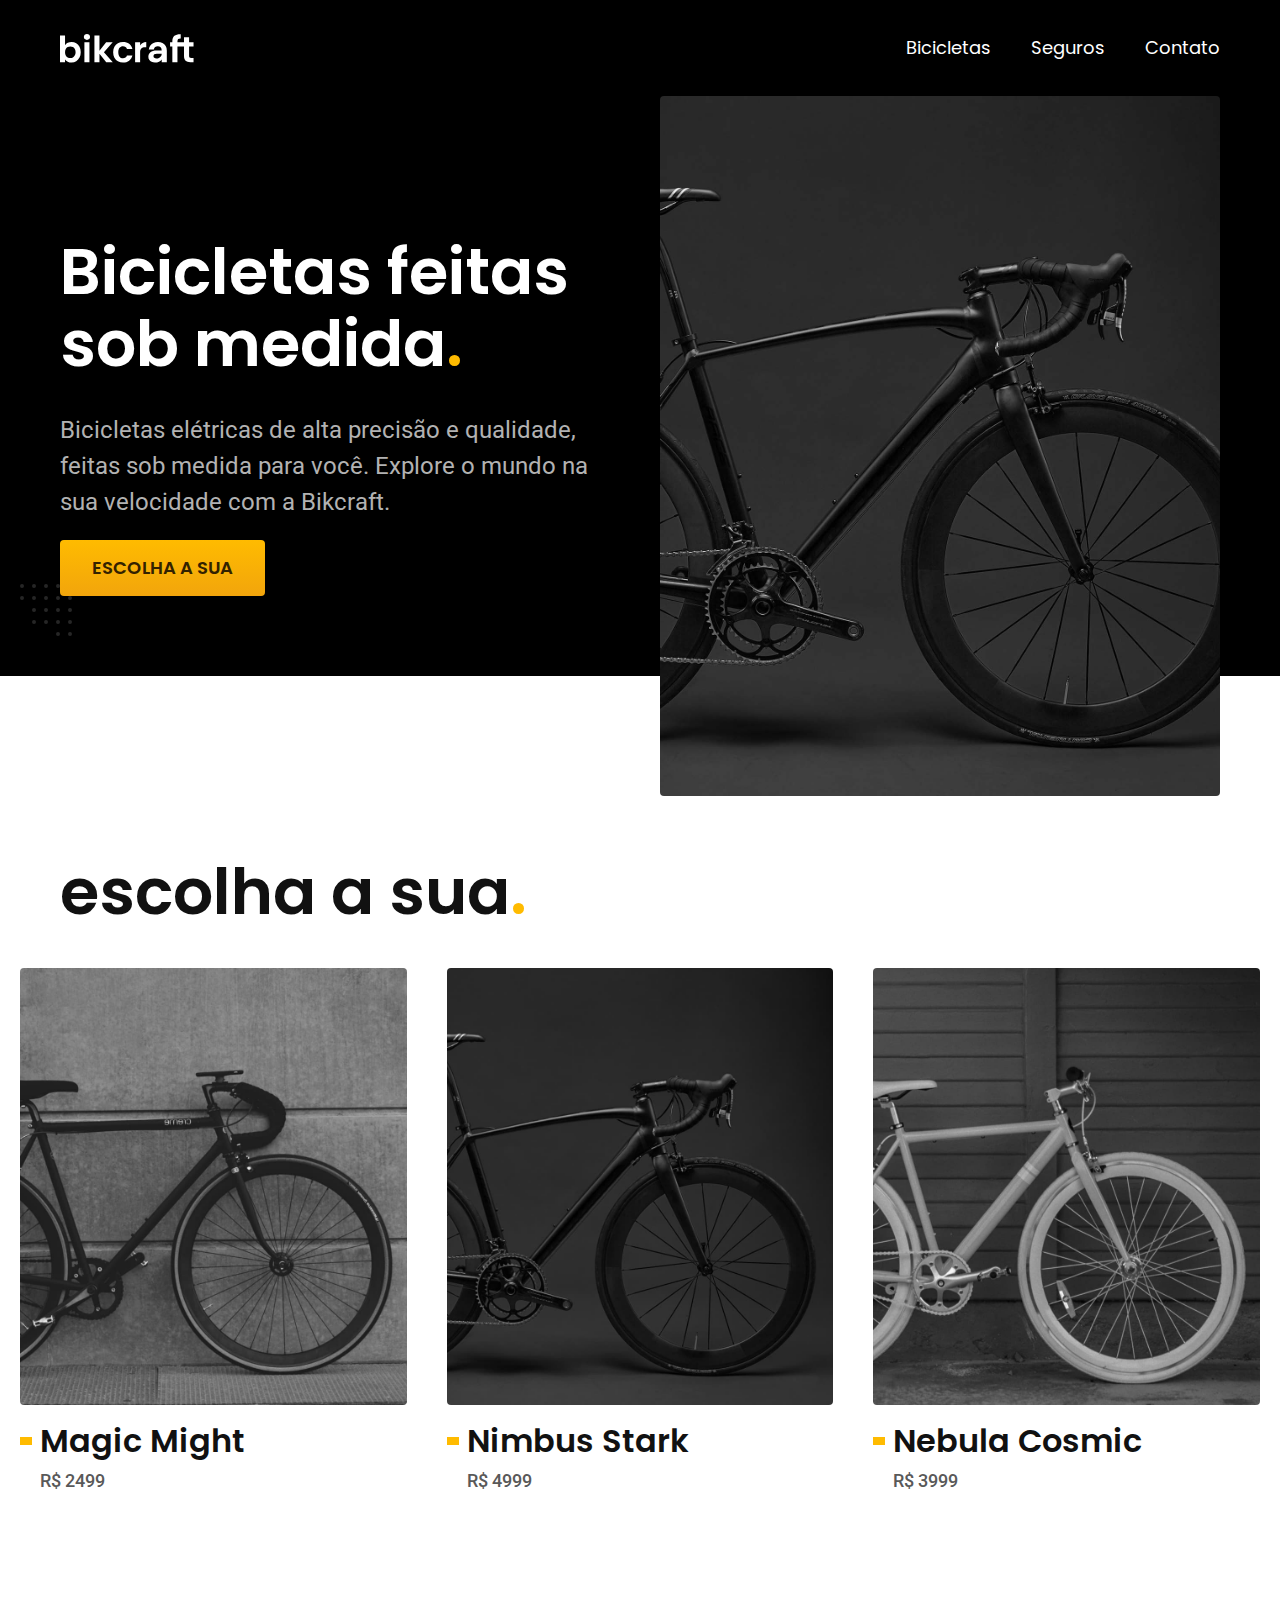
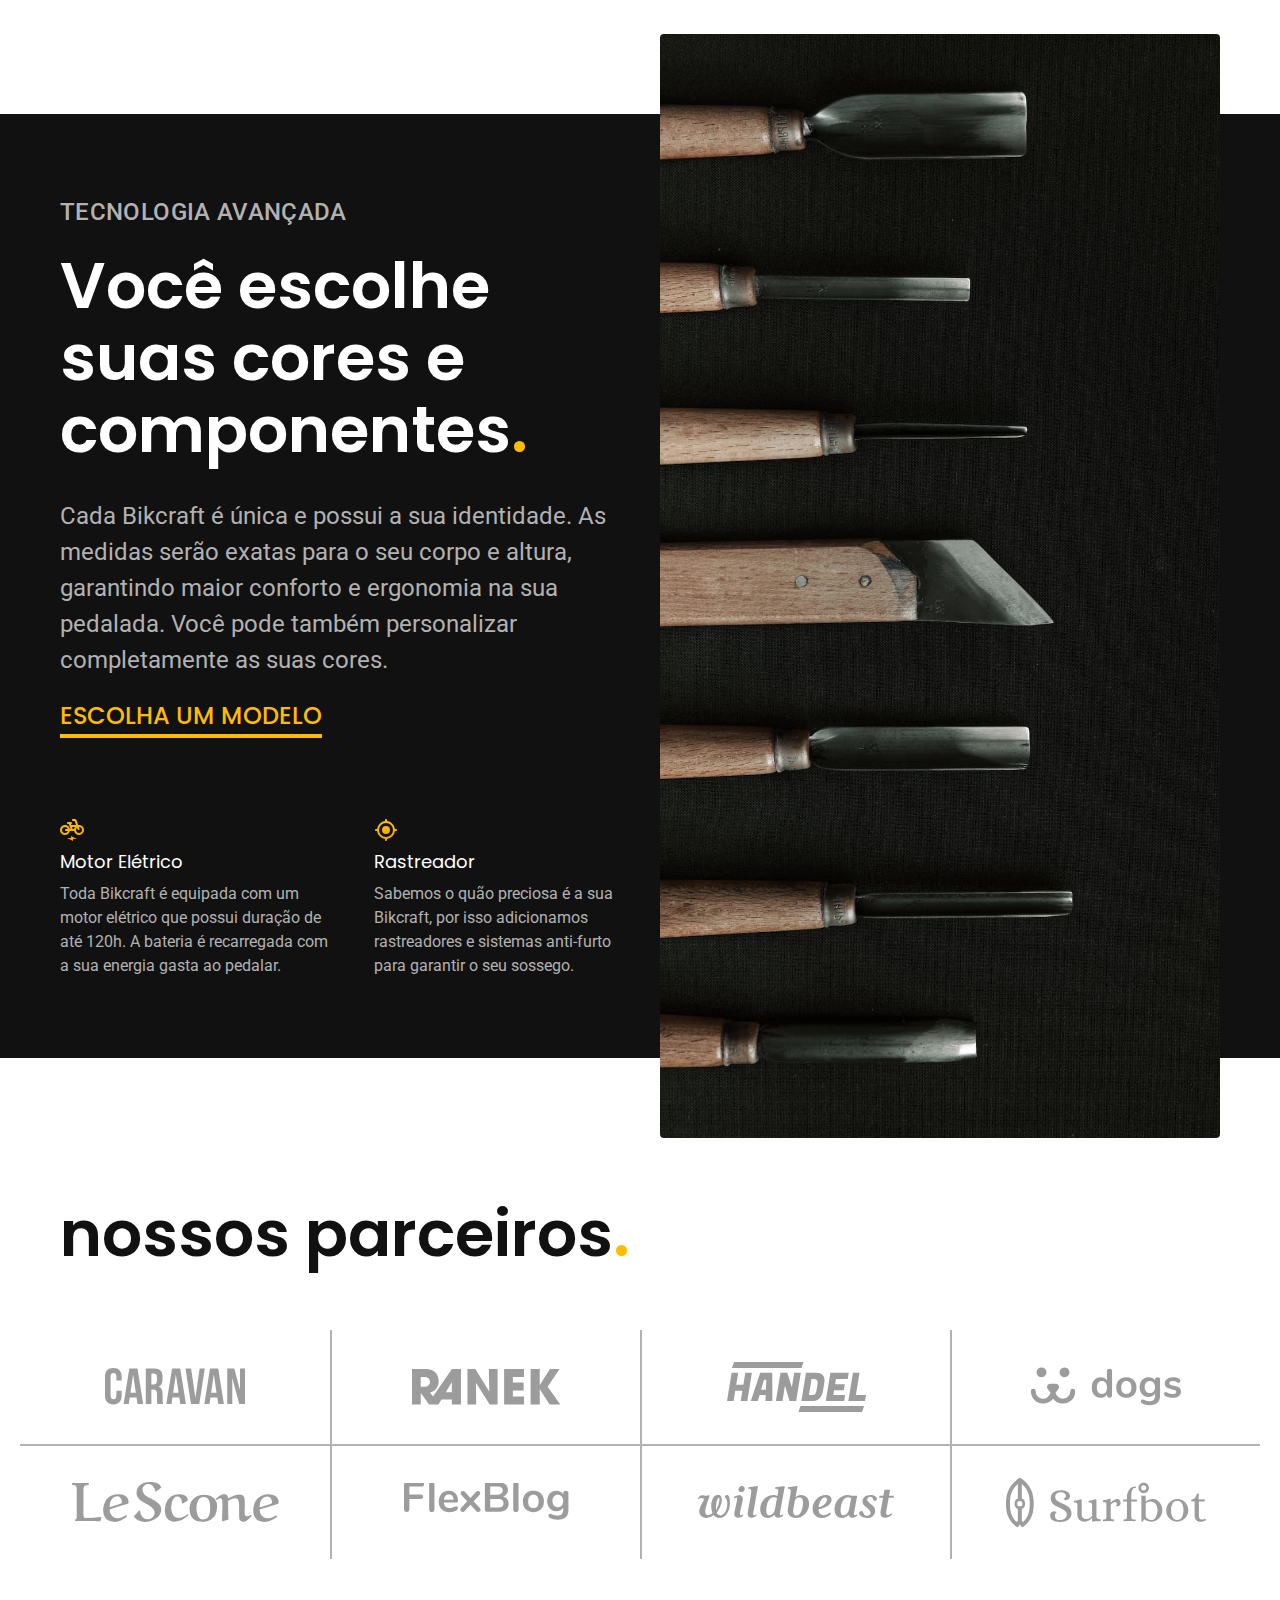
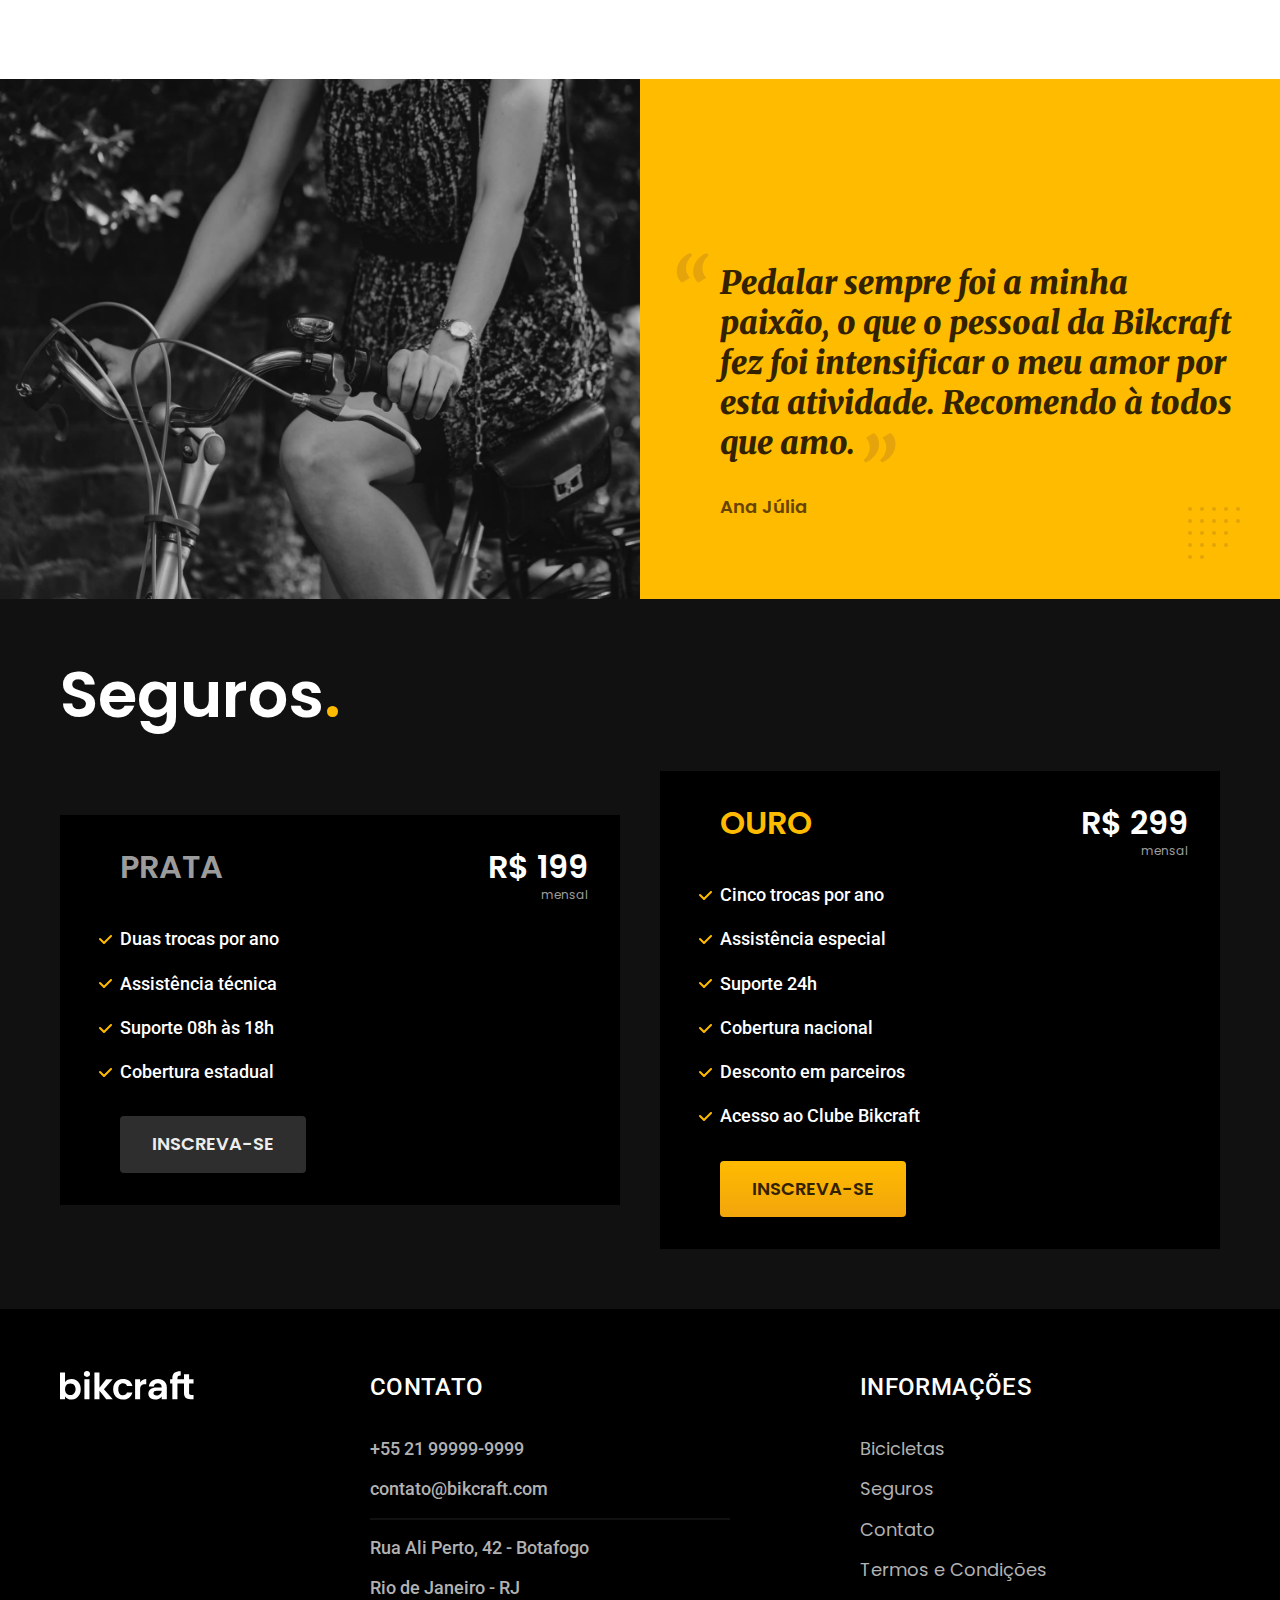
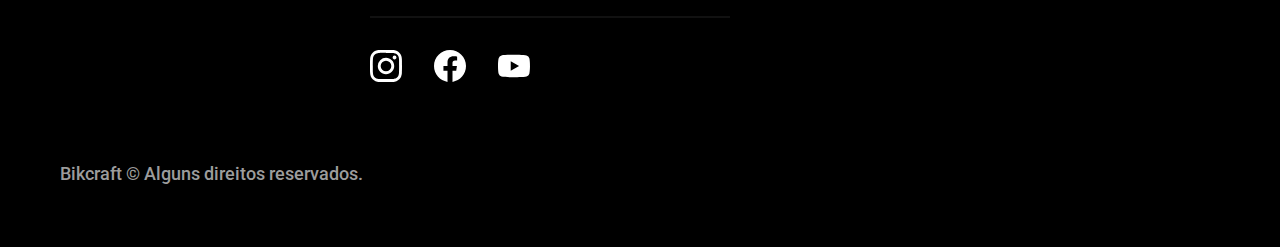
<file: index.html>
<!DOCTYPE html>
<html lang="pt-br">
<head>
    <meta charset="UTF-8">
    <meta http-equiv="X-UA-Compatible" content="IE=edge">
    <meta name="viewport" content="width=device-width, initial-scale=1.0">
    <title>Bikcraft - Bicicletas Elétricas</title>
    <meta name="description" content="Bicicletas elétricas de alta precisão e qualidade, feitas sob medida para você. Explore o mundo na sua velocidade com a Bikcraft.">
    <link rel="stylesheet" href="css/style.css">
    <link rel="preconnect" href="https://fonts.googleapis.com">
    <link rel="preconnect" href="https://fonts.gstatic.com" crossorigin>
    <link href="https://fonts.googleapis.com/css2?family=Merriweather:ital,wght@1,900&family=Poppins:wght@400;600&family=Roboto:wght@400;500&display=swap" rel="stylesheet">
</head>
<body>
    <header class="header_bg">
        <div class="header container">
            <a href="./">
                <img src="./img/bikcraft.svg" alt="Bikcraft">
            </a>
            <nav aria-label="primaria">
                <ul class="header_menu font_1_m cor_0">
                    <li><a href="./bicicletas.html">Bicicletas</a></li>
                    <li><a href="./seguros.html">Seguros</a></li>
                    <li><a href="./contato.html">Contato</a></li>
                </ul>
            </nav>
        </div>
    </header>
    <main class="introducao_bg">
        <div class="introducao container">
            <div class="introducao_conteudo">
                <h1 class="font_1_xxl cor_0">Bicicletas feitas sob medida<span class="cor_p1">.</span></h1>
                <p class="font_2_l cor_5">Bicicletas elétricas de alta precisão e qualidade, feitas sob medida para você. Explore o mundo na sua velocidade com a Bikcraft.</p>
                <a class="botao" href="./bicicletas.html">Escolha a sua</a>
            </div>
            <div class="introducao_imagem">
                <img src="./img/fotos/introducao.jpg" alt="Bicicleta elétrica preta">
            </div>
        </div>
    </main>
    <article class="bicicletas_lista">
    <h2 class="container font_1_xxl">escolha a sua<span class="cor_p1">.</span></h2>
    <ul>
        <li>
            <a href="./bicicletas/magic.html">
                <img src="./img/bicicletas/magic-home.jpg" alt="Bicicleta preta">
                <h3 class="font_1_xl">Magic Might</h3>
                <span class="font_2_m cor_8">R$ 2499</span>
            </a>
        </li>
        <li>
            <a href="./bicicletas/nimbus.html">
                <img src="./img/bicicletas/nimbus-home.jpg" alt="Bicicleta preta">
                <h3 class="font_1_xl">Nimbus Stark</h3>
                <span class="font_2_m cor_8">R$ 4999</span>
            </a>
        </li>
        <li>
            <a href="./bicicletas/nebula.html">
                <img src="./img/bicicletas/nebula-home.jpg" alt="Bicicleta preta">
                <h3 class="font_1_xl">Nebula Cosmic</h3>
                <span class="font_2_m cor_8">R$ 3999</span>
            </a>
        </li>
    </ul>
    </article>
    <article class="tecnologia_bg">
        <div class="tecnologia container">
            <div class="tecnologia_conteudo">
                <span class="font_2_l_b cor_5">Tecnologia Avançada</span>
                <h2 class="font_1_xxl cor_0">Você escolhe suas cores e componentes<span class="cor_p1">.</span></h2>
                <p class="font_2_l cor_5">Cada Bikcraft é única e possui a sua identidade. As medidas serão exatas para o seu corpo e altura, garantindo maior conforto e ergonomia na sua pedalada. Você pode também personalizar completamente as suas cores.</p>
                <a class="link" href="./bicicletas.html">Escolha um modelo</a>
                <div class="tecnologia_vantagens">
                    <div>
                        <img src="./img/icones/eletrica.svg" alt="">
                        <h3 class="font_1_m cor_0">Motor Elétrico</h3>
                        <p class="font_2_s cor_5">Toda Bikcraft é equipada com um motor elétrico que possui duração de até 120h. A bateria é recarregada com a sua energia gasta ao pedalar.</p>
                    </div>
                    <div>
                        <img src="./img/icones/rastreador.svg" alt="">
                        <h3 class="font_1_m cor_0">Rastreador</h3>
                        <p class="font_2_s cor_5">Sabemos o quão preciosa é a sua Bikcraft, por isso adicionamos rastreadores e sistemas anti-furto para garantir o seu sossego.</p>
                    </div>
                </div>
            </div>
            <div class="tecnologia_imagem">
                <img src="./img/fotos/tecnologia.jpg" alt="">
            </div>

        </div>
    </article>
    <section class="parceiros">
        <h2 class="container font_1_xxl" aria-label="Nossos Parceiros">nossos parceiros<span class="cor_p1">.</span></h2>
        <ul>
            <li><img src="./img/parceiros/caravan.svg" alt="Caravan"></li>
            <li><img src="./img/parceiros/ranek.svg" alt="ranek"></li>
            <li><img src="./img/parceiros/handel.svg" alt="handel"></li>
            <li><img src="./img/parceiros/dogs.svg" alt="dogs"></li>
            <li><img src="./img/parceiros/lescone.svg" alt="lescone"></li>
            <li><img src="./img/parceiros/flexblog.svg" alt="flexblog"></li>
            <li><img src="./img/parceiros/wildbeast.svg" alt="wildbeast"></li>
            <li><img src="./img/parceiros/surfbot.svg" alt="surfbot"></li>
        </ul>
    </section>
    <section class="depoimento" aria-label="Depoimento">
        <div>
            <img src="./img/fotos/depoimento.jpg" alt="Pessoa pedalando uma bicicleta bikcraft">
        </div>
        <div class="depoimento_conteudo">
            <blockquote class="font_1_xl cor_p5">
                <p>Pedalar sempre foi a minha paixão, o que o pessoal da Bikcraft fez foi intensificar o meu amor por esta atividade. Recomendo à todos que amo.</p>
            </blockquote>
            <span class="font_1_m_b cor_p4">Ana Júlia</span>
        </div>
    </section>
    <article class="seguros_bg">
        <div class="seguros container">
            <h2 class="font_1_xxl cor_0">Seguros<span class="cor_p1">.</span></h2>
            <div class="seguros_item">
                <h3 class="font_1_xl cor_6">PRATA</h3>
                <span class="font_1_xl cor_0">R$ 199 <span class="font_1_xs cor_6">mensal</span></span>
                <ul class="font_2_m cor_0">
                    <li>Duas trocas por ano</li>
                    <li>Assistência técnica</li>
                    <li>Suporte 08h às 18h</li>
                    <li>Cobertura estadual</li>
                </ul>
                <a class="botao secundario" href="./orcamento.html">Inscreva-se</a>
            </div>
            <div class="seguros_item">
                <h3 class="font_1_xl cor_p1">OURO</h3>
                <span class="font_1_xl cor_0">R$ 299 <span class="font_1_xs cor_6">mensal</span></span>
                <ul class="font_2_m cor_0">
                    <li>Cinco trocas por ano</li>
                    <li>Assistência especial</li>
                    <li>Suporte 24h</li>
                    <li>Cobertura nacional</li>
                    <li>Desconto em parceiros</li>
                    <li>Acesso ao Clube Bikcraft</li>
                </ul>
                <a class="botao" href="./orcamento.html">Inscreva-se</a>
            </div>
        </div>
    </article>
    <footer class="footer_bg">
        <div class="footer container">
            <img src="./img/bikcraft.svg" alt="Bikcraft">
            <div class="footer_contato">
                <h3 class="font_2_l_b cor_0">contato</h3>
                <ul class="font_2_m cor_5">
                    <li><a href="tel:+5521999999999">+55 21 99999-9999</a></li>
                    <li><a href="mailto:contato@bikcraft.com">contato@bikcraft.com</a></li>
                    <li>Rua Ali Perto, 42 - Botafogo</li>
                    <li>Rio de Janeiro - RJ</li>
                </ul>
                <div class="footer_redes">
                    <a href="./">
                        <img src="./img/redes/instagram.svg" alt="Instagram">
                    </a>
                    <a href="./">
                        <img src="./img/redes/facebook.svg" alt="Facebook">
                    </a>
                    <a href="./">
                        <img src="./img/redes/youtube.svg" alt="Youtube">
                    </a>
                </div>
            </div>
            <div class="footer_informacoes">
                <h3 class="font_2_l_b cor_0">Informações</h3>
                <nav>
                    <ul class="font_1_m cor_5">
                        <li><a href="./bicicletas.html">Bicicletas</a></li>
                        <li><a href="./seguros.html">Seguros</a></li>
                        <li><a href="./contato.html">Contato</a></li>
                        <li><a href="./termos.html">Termos e Condições</a></li>
                    </ul>
                </nav>
            </div>
            <p class="footer_copy font_2_m cor_6">Bikcraft © Alguns direitos reservados.</p>
        </div>
    </footer>
</body>
</html>
</file>
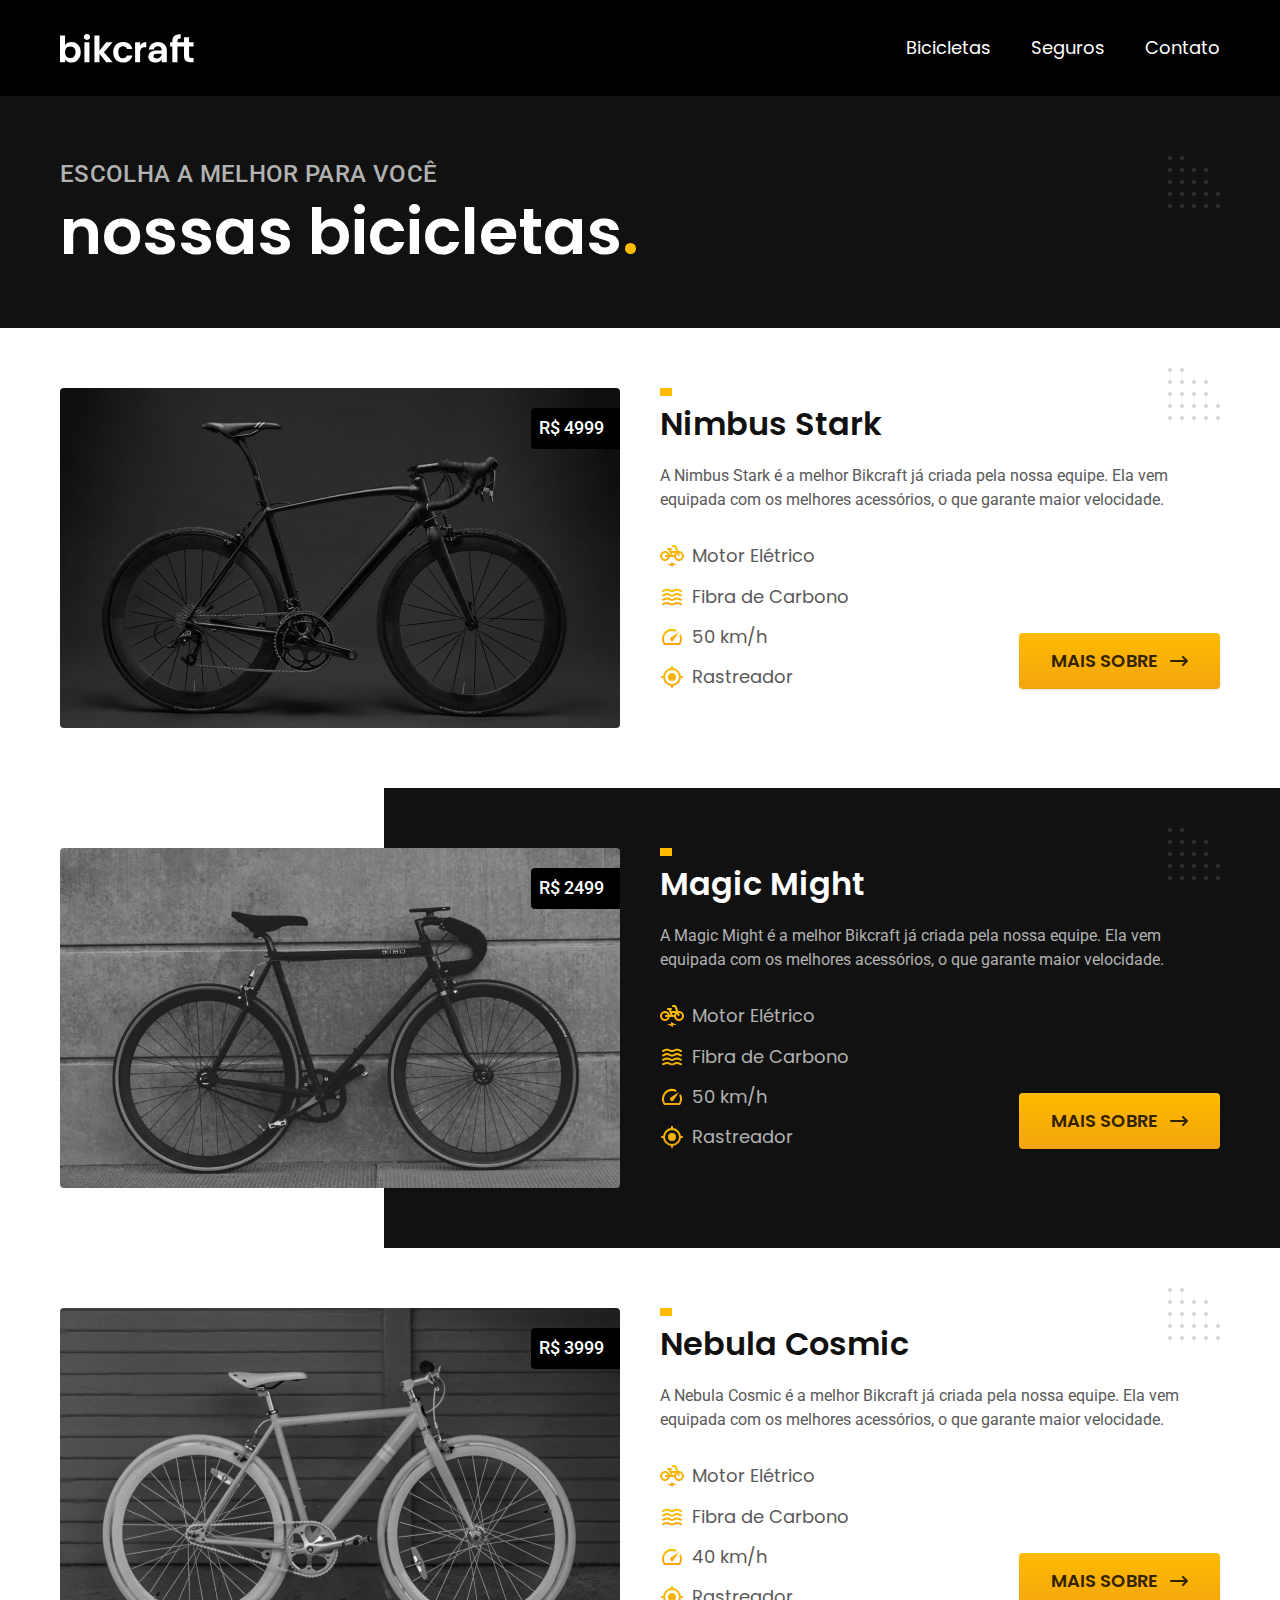
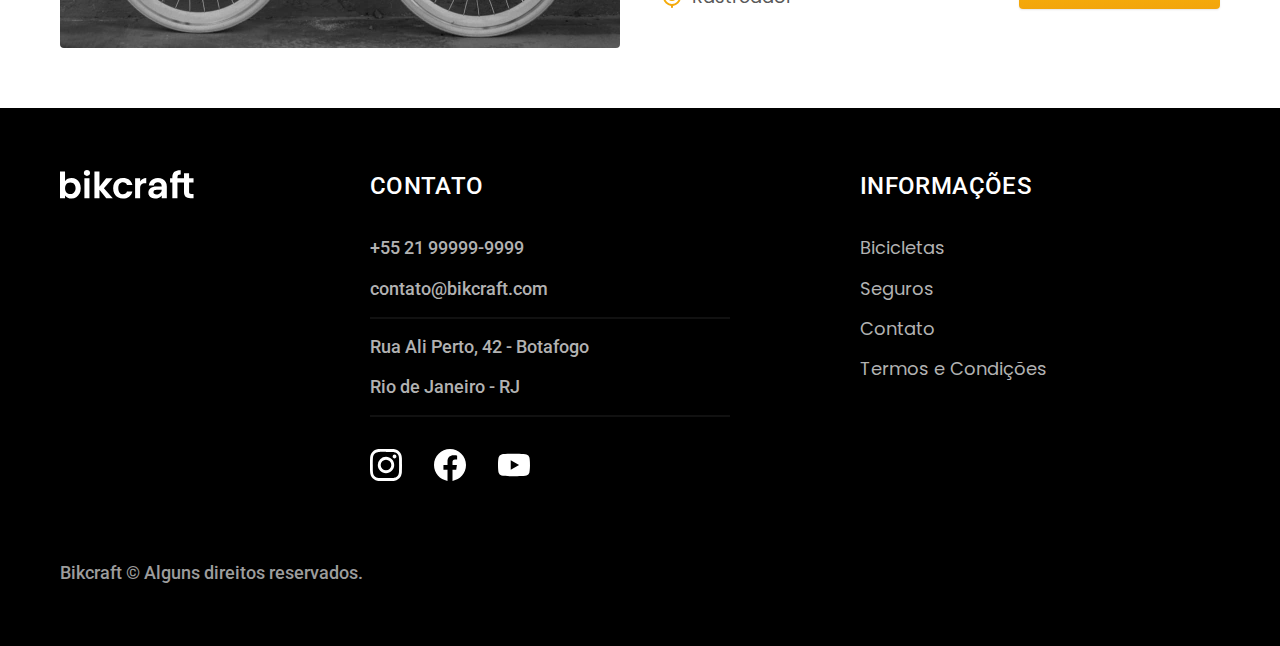
<file: bicicletas.html>
<!DOCTYPE html>
<html lang="pt-br">
<head>
    <meta charset="UTF-8">
    <meta http-equiv="X-UA-Compatible" content="IE=edge">
    <meta name="viewport" content="width=device-width, initial-scale=1.0">
    <title>Bicicletas | Bikcraft</title>
    <meta name="description" content="Bicicletas">
    <link rel="stylesheet" href="css/style.css">
    <link rel="preconnect" href="https://fonts.googleapis.com">
    <link rel="preconnect" href="https://fonts.gstatic.com" crossorigin>
    <link href="https://fonts.googleapis.com/css2?family=Merriweather:ital,wght@1,900&family=Poppins:wght@400;600&family=Roboto:wght@400;500&display=swap" rel="stylesheet">
</head>
<body id="bicicletas">
    <header class="header_bg">
        <div class="header container">
            <a href="./">
                <img src="./img/bikcraft.svg" alt="Bikcraft">
            </a>
            <nav aria-label="primaria">
                <ul class="header_menu font_1_m cor_0">
                    <li><a href="./bicicletas.html">Bicicletas</a></li>
                    <li><a href="./seguros.html">Seguros</a></li>
                    <li><a href="./contato.html">Contato</a></li>
                </ul>
            </nav>
        </div>
    </header>
    <main>
        <div class="titulo_bg">
            <div class="titulo container">
                <p class="font_2_l_b cor_5">Escolha a melhor para você</p>
                <h1 class="font_1_xxl cor_0">nossas bicicletas<span class="cor_p1">.</span></h1>
            </div>
        </div>
        <div class="bicicletas container">
            <div class="bicicletas_imagem">
                <img src="./img/bicicletas/nimbus.jpg" alt="Bicicleta Preta">
                <span class="font_2_m cor_0">R$ 4999</span>
            </div>
            <div class="bicicletas_conteudo">
                <h2 class="font_1_xl">Nimbus Stark</h2>
                <p class="font_2_s cor_8">A Nimbus Stark é a melhor Bikcraft já criada pela nossa equipe. Ela vem equipada com os melhores acessórios, o que garante maior velocidade.</p>
                <ul class="font_1_m cor_8">
                    <li><img src="./img/icones/eletrica.svg" alt="">
                        Motor Elétrico
                    </li>
                    <li><img src="./img/icones/carbono.svg" alt="">
                        Fibra de Carbono
                    </li>
                    <li><img src="./img/icones/velocidade.svg" alt="">
                        50 km/h
                    </li>
                    <li><img src="./img/icones/rastreador.svg" alt="">
                        Rastreador
                    </li>
                </ul>
                <a class="botao seta" href="./bicicletas/nimbus.html">Mais Sobre</a>
            </div>
        </div>
        <div class="bicicletas_bg">
            <div class="bicicletas container">
                <div class="bicicletas_imagem">
                    <img src="./img/bicicletas/magic.jpg" alt="Bicicleta Preta">
                    <span class="font_2_m cor_0">R$ 2499</span>
                </div>
                <div class="bicicletas_conteudo">
                    <h2 class="font_1_xl cor_0">Magic Might</h2>
                    <p class="font_2_s cor_5">A Magic Might é a melhor Bikcraft já criada pela nossa equipe. Ela vem equipada com os melhores acessórios, o que garante maior velocidade.</p>
                    <ul class="font_1_m cor_5">
                        <li><img src="./img/icones/eletrica.svg" alt="">
                            Motor Elétrico
                        </li>
                        <li><img src="./img/icones/carbono.svg" alt="">
                            Fibra de Carbono
                        </li>
                        <li><img src="./img/icones/velocidade.svg" alt="">
                            50 km/h
                        </li>
                        <li><img src="./img/icones/rastreador.svg" alt="">
                            Rastreador
                        </li>
                    </ul>
                    <a class="botao seta" href="./bicicletas/magic.html">Mais Sobre</a>
                </div>
            </div>
        </div>
        <div class="bicicletas container">
            <div class="bicicletas_imagem">
                <img src="./img/bicicletas/nebula.jpg" alt="Bicicleta Preta">
                <span class="font_2_m cor_0">R$ 3999</span>
            </div>
            <div class="bicicletas_conteudo">
                <h2 class="font_1_xl">Nebula Cosmic</h2>
                <p class="font_2_s cor_8">A Nebula Cosmic é a melhor Bikcraft já criada pela nossa equipe. Ela vem equipada com os melhores acessórios, o que garante maior velocidade.</p>
                <ul class="font_1_m cor_8">
                    <li><img src="./img/icones/eletrica.svg" alt="">
                        Motor Elétrico
                    </li>
                    <li><img src="./img/icones/carbono.svg" alt="">
                        Fibra de Carbono
                    </li>
                    <li><img src="./img/icones/velocidade.svg" alt="">
                        40 km/h
                    </li>
                    <li><img src="./img/icones/rastreador.svg" alt="">
                        Rastreador
                    </li>
                </ul>
                <a class="botao seta" href="./bicicletas/nebula.html">Mais Sobre</a>
            </div>
        </div>
    </main>
    <footer class="footer_bg">
        <div class="footer container">
            <img src="./img/bikcraft.svg" alt="Bikcraft">
            <div class="footer_contato">
                <h3 class="font_2_l_b cor_0">contato</h3>
                <ul class="font_2_m cor_5">
                    <li><a href="tel:+5521999999999">+55 21 99999-9999</a></li>
                    <li><a href="mailto:contato@bikcraft.com">contato@bikcraft.com</a></li>
                    <li>Rua Ali Perto, 42 - Botafogo</li>
                    <li>Rio de Janeiro - RJ</li>
                </ul>
                <div class="footer_redes">
                    <a href="./">
                        <img src="./img/redes/instagram.svg" alt="Instagram">
                    </a>
                    <a href="./">
                        <img src="./img/redes/facebook.svg" alt="Facebook">
                    </a>
                    <a href="./">
                        <img src="./img/redes/youtube.svg" alt="Youtube">
                    </a>
                </div>
            </div>
            <div class="footer_informacoes">
                <h3 class="font_2_l_b cor_0">Informações</h3>
                <nav>
                    <ul class="font_1_m cor_5">
                        <li><a href="./bicicletas.html">Bicicletas</a></li>
                        <li><a href="./seguros.html">Seguros</a></li>
                        <li><a href="./contato.html">Contato</a></li>
                        <li><a href="./termos.html">Termos e Condições</a></li>
                    </ul>
                </nav>
            </div>
            <p class="footer_copy font_2_m cor_6">Bikcraft © Alguns direitos reservados.</p>
        </div>
    </footer>
</body>
</html>
</file>
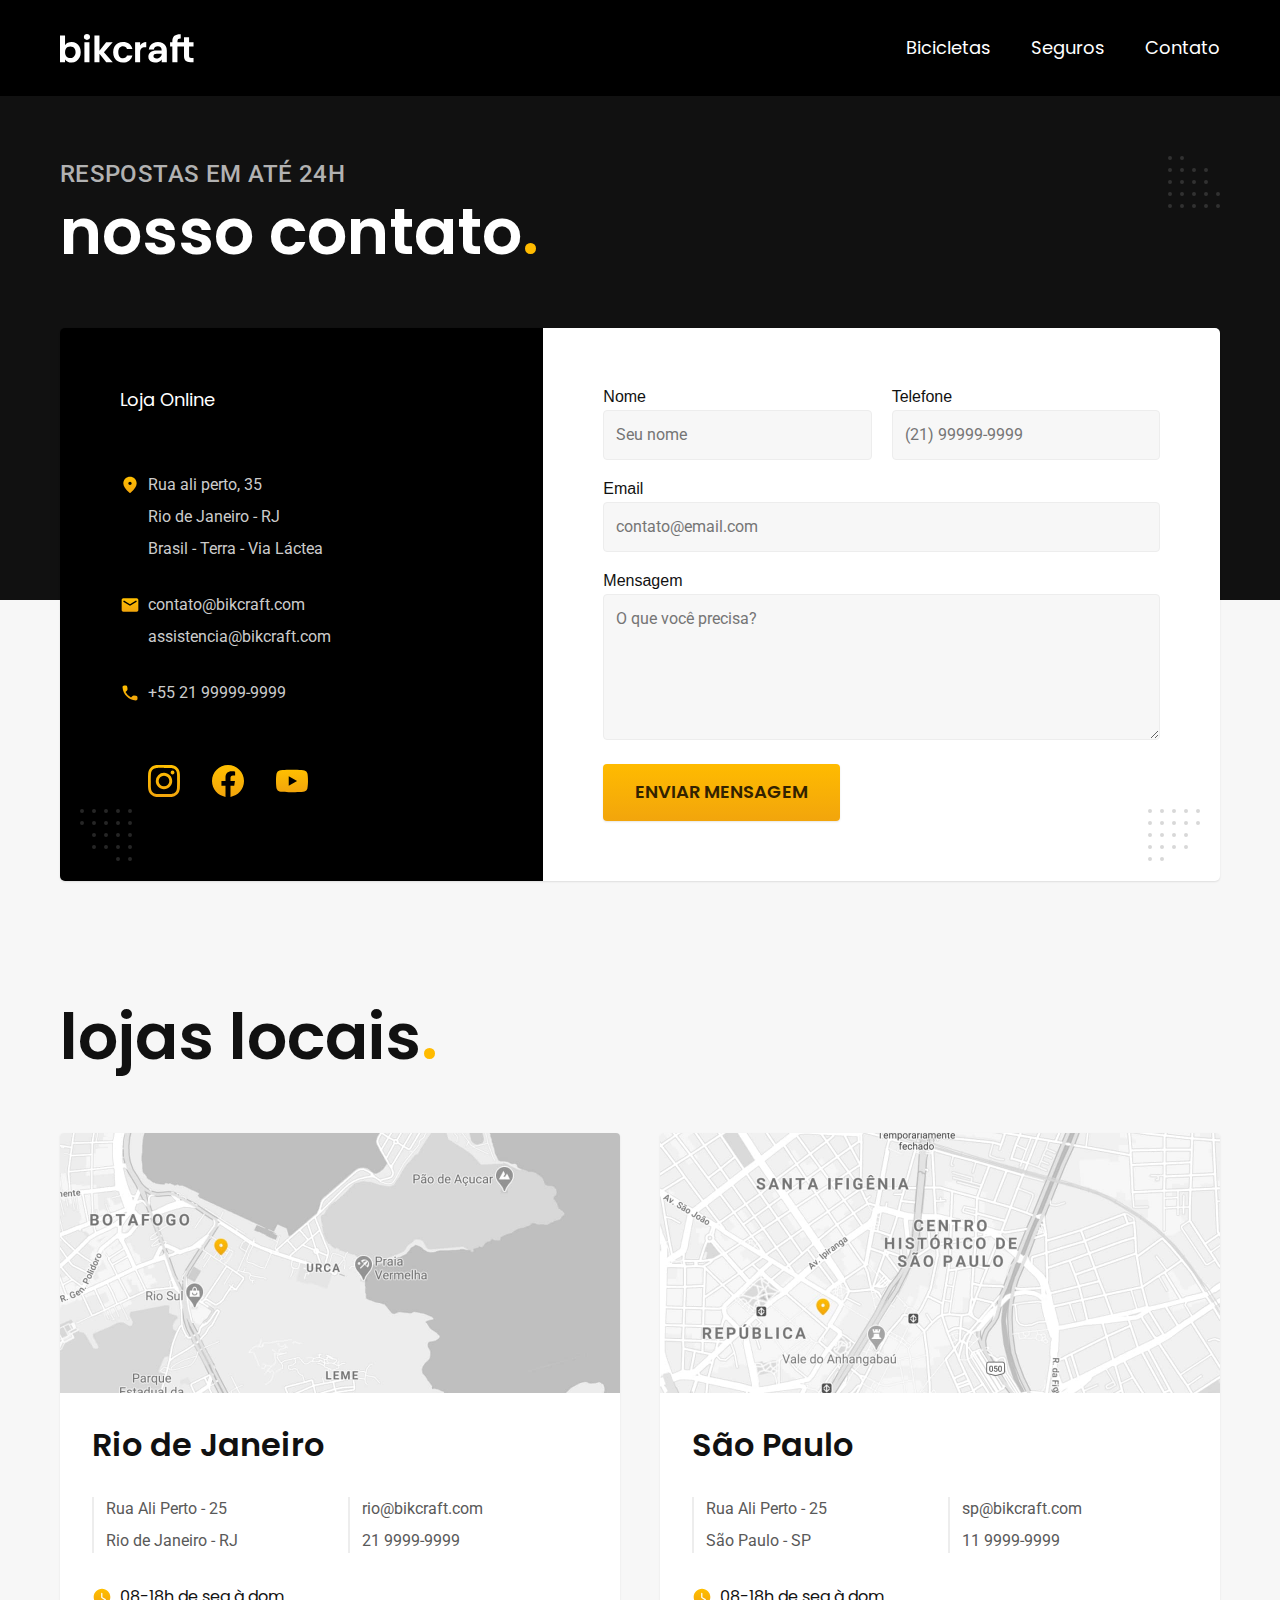
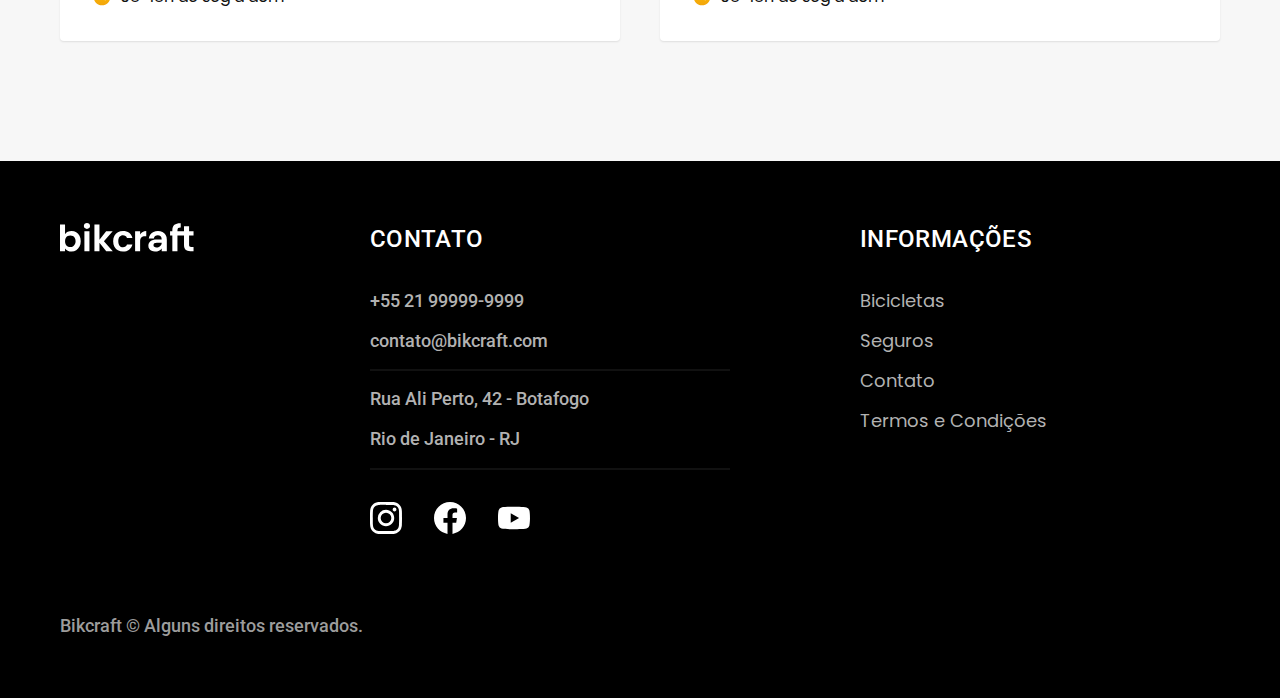
<file: contato.html>
<!DOCTYPE html>
<html lang="pt-br">
<head>
    <meta charset="UTF-8">
    <meta http-equiv="X-UA-Compatible" content="IE=edge">
    <meta name="viewport" content="width=device-width, initial-scale=1.0">
    <title>Contato | Bikcraft</title>
    <meta name="description" content="Contato.">
    <link rel="stylesheet" href="css/style.css">
    <link rel="preconnect" href="https://fonts.googleapis.com">
    <link rel="preconnect" href="https://fonts.gstatic.com" crossorigin>
    <link href="https://fonts.googleapis.com/css2?family=Merriweather:ital,wght@1,900&family=Poppins:wght@400;600&family=Roboto:wght@400;500&display=swap" rel="stylesheet">
</head>
<body id="contato">
    <header class="header_bg">
        <div class="header container">
            <a href="./">
                <img src="./img/bikcraft.svg" alt="Bikcraft">
            </a>
            <nav aria-label="primaria">
                <ul class="header_menu font_1_m cor_0">
                    <li><a href="./bicicletas.html">Bicicletas</a></li>
                    <li><a href="./seguros.html">Seguros</a></li>
                    <li><a href="./contato.html">Contato</a></li>
                </ul>
            </nav>
        </div>
    </header>
    <main>
        <div class="titulo_bg">
            <div class="titulo container">
                <p class="font_2_l_b cor_5">Respostas em até 24h</p>
                <h1 class="font_1_xxl cor_0">nosso contato<span class="cor_p1">.</span></h1>
            </div>
        </div>
        <div class="contato container">
            <section class="contato_dados" aria-label="Endereço">
                <h2 class="font_1_m cor_0">Loja Online</h2>
                <div class="contato_endereco font_2_s cor_4">
                    <p>Rua ali perto, 35</p>
                    <p>Rio de Janeiro - RJ</p>
                    <p>Brasil - Terra - Via Láctea</p>
                </div>
                <address class="contato_meios font_2_s cor_4">
                    <a href="mailto:contato@bikcraft.com">contato@bikcraft.com</a>
                    <a href="mailto:assistencia@bikcraft.com">assistencia@bikcraft.com</a>
                    <a href="tel:+5521999999999">+55 21 99999-9999</a>
                </address>
                <div class="contato_redes">
                    <a href="./">
                        <img src="./img/redes/instagram-p.svg" alt="Instagram">
                    </a>
                    <a href="./">
                        <img src="./img/redes/facebook-p.svg" alt="Facebook">
                    </a>
                    <a href="./">
                        <img src="./img/redes/youtube-p.svg" alt="Youtube">
                    </a>
                </div>
            </section>
            <section class="contato_formulario" aria-label="Formulário">
                <form class="form" action="./contato.html">
                    <div>
                        <label for="nome">Nome</label>
                        <input type="text" id="nome" name="nome" placeholder="Seu nome">
                    </div>
                    <div>
                        <label for="telefone">Telefone</label>
                        <input type="text" id="telefone" name="telefone" placeholder="(21) 99999-9999">
                    </div>
                    <div class="col-2">
                        <label for="email">Email</label>
                        <input type="email" id="email" name="email" placeholder="contato@email.com">
                    </div>
                    <div class="col-2">
                        <label for="mensagem">Mensagem</label>
                        <textarea rows="5" id="mensagem" name="mensagem" placeholder="O que você precisa?"></textarea>
                    </div>
                    <button class="botao col-2">Enviar Mensagem</button>
                </form>
            </section>
        </div>
    </main>
    <article class="lojas container">
        <h2 class="font_1_xxl">lojas locais<span class="cor_p1">.</span></h2>
        <div class="lojas_item">
            <img src="./img/lojas/rj.jpg" alt="Mapa marcando o endereço em Rua Ali Perto, 25 - Rio de Janeiro - RJ">
            <div class="lojas_conteudo">
                <h3 class="font_1_xl">Rio de Janeiro</h3>
                <div class="lojas_dados font_2_s cor_8">
                    <p>Rua Ali Perto - 25</p>
                    <p>Rio de Janeiro - RJ</p>
                </div>
                <div class="lojas_dados font_2_s cor_8">
                    <a href="mailto:rio@bikcraft.com">rio@bikcraft.com</a>
                    <a href="tel:+5521999999999">21 9999-9999</a>
                </div>
                <p class="lojas_tempo font_1_s"><img src="./img/icones/horario.svg" alt="">08-18h de seg à dom</p>
            </div>
        </div>

        <div class="lojas_item">
            <img src="./img/lojas/sp.jpg" alt="Mapa marcando o endereço em Rua Ali Perto, 25 - São Paulo - SP">
            <div class="lojas_conteudo">
                <h3 class="font_1_xl">São Paulo</h3>
                <div class="lojas_dados font_2_s cor_8">
                    <p>Rua Ali Perto - 25</p>
                    <p>São Paulo - SP</p>
                </div>
                <div class="lojas_dados font_2_s cor_8">
                    <a href="mailto:sp@bikcraft.com">sp@bikcraft.com</a>
                    <a href="tel:+5511999999999">11 9999-9999</a>
                </div>
                <p class="lojas_tempo font_1_s"><img src="./img/icones/horario.svg" alt="">08-18h de seg à dom</p>
            </div>
        </div>
    </article>
    <footer class="footer_bg">
        <div class="footer container">
            <img src="./img/bikcraft.svg" alt="Bikcraft">
            <div class="footer_contato">
                <h3 class="font_2_l_b cor_0">contato</h3>
                <ul class="font_2_m cor_5">
                    <li><a href="tel:+5521999999999">+55 21 99999-9999</a></li>
                    <li><a href="mailto:contato@bikcraft.com">contato@bikcraft.com</a></li>
                    <li>Rua Ali Perto, 42 - Botafogo</li>
                    <li>Rio de Janeiro - RJ</li>
                </ul>
                <div class="footer_redes">
                    <a href="./">
                        <img src="./img/redes/instagram.svg" alt="Instagram">
                    </a>
                    <a href="./">
                        <img src="./img/redes/facebook.svg" alt="Facebook">
                    </a>
                    <a href="./">
                        <img src="./img/redes/youtube.svg" alt="Youtube">
                    </a>
                </div>
            </div>
            <div class="footer_informacoes">
                <h3 class="font_2_l_b cor_0">Informações</h3>
                <nav>
                    <ul class="font_1_m cor_5">
                        <li><a href="./bicicletas.html">Bicicletas</a></li>
                        <li><a href="./seguros.html">Seguros</a></li>
                        <li><a href="./contato.html">Contato</a></li>
                        <li><a href="./termos.html">Termos e Condições</a></li>
                    </ul>
                </nav>
            </div>
            <p class="footer_copy font_2_m cor_6">Bikcraft © Alguns direitos reservados.</p>
        </div>
    </footer>
</body>
</html>
</file>
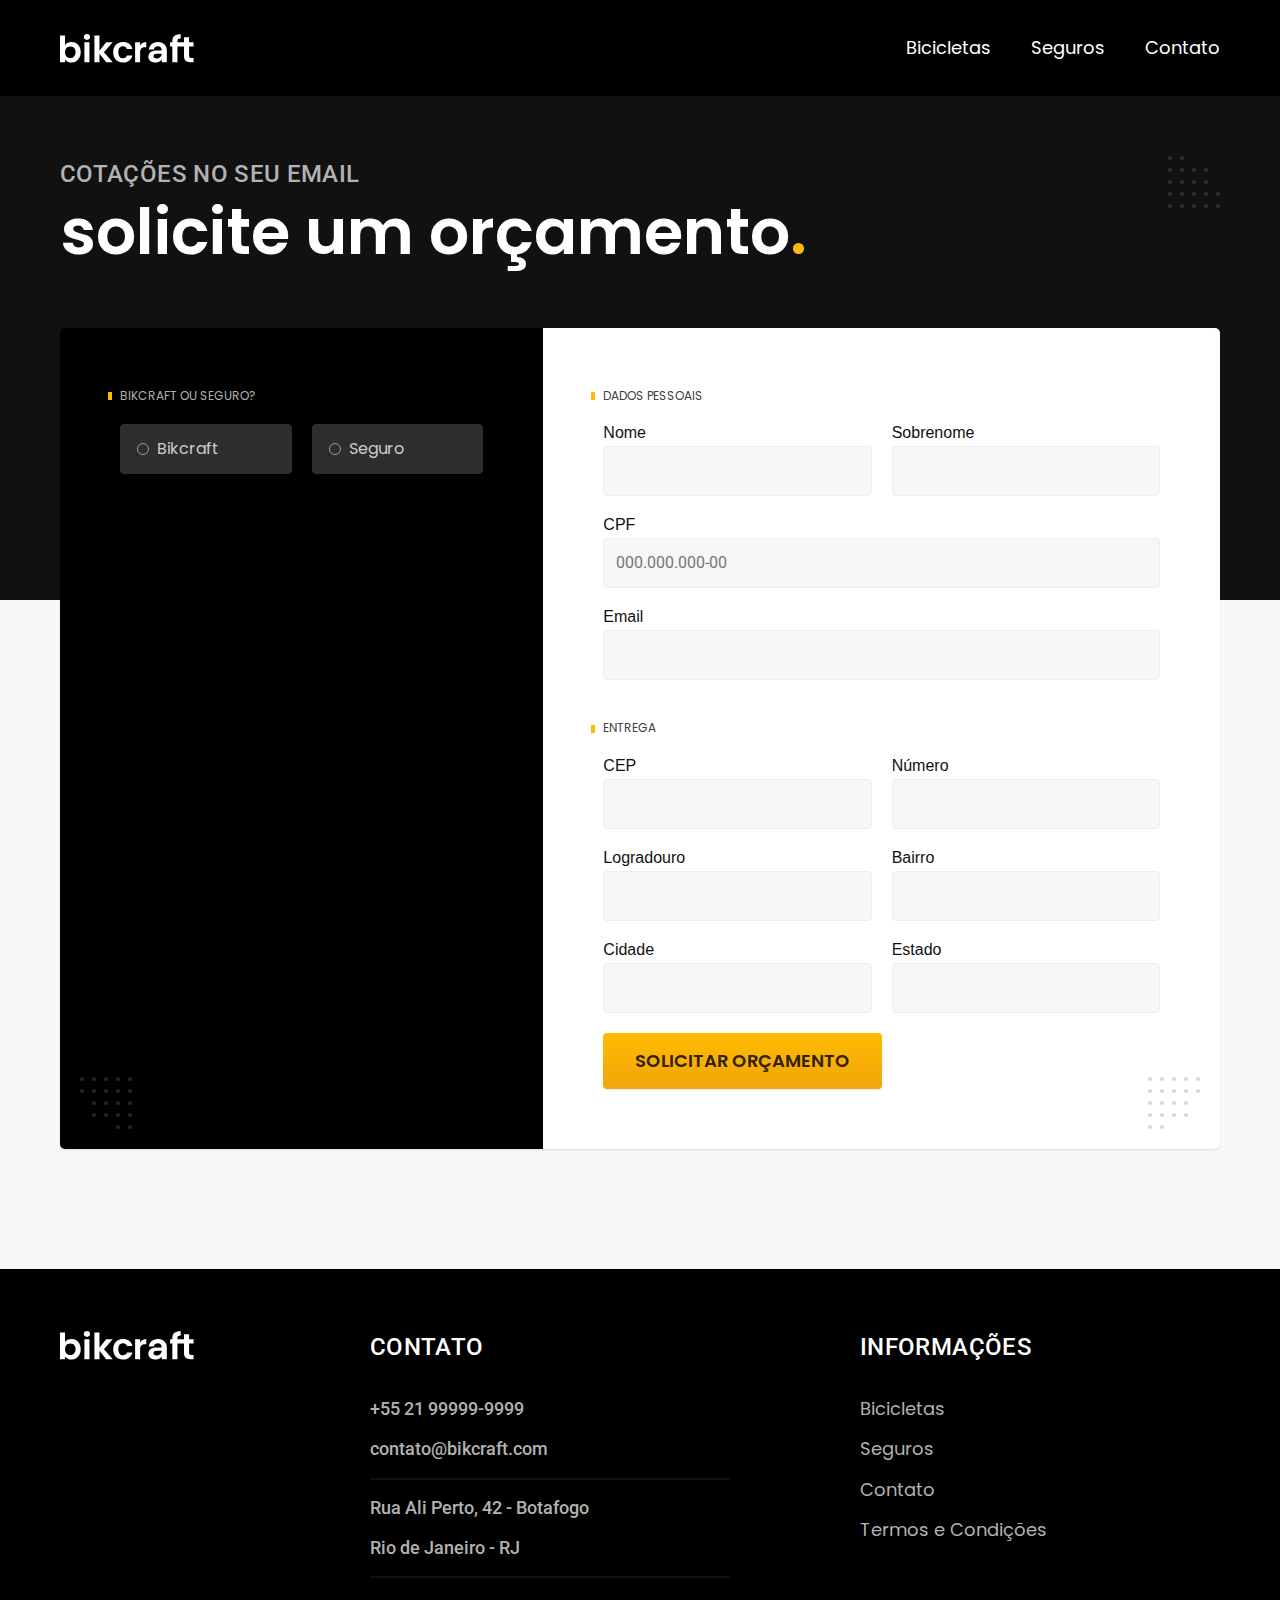
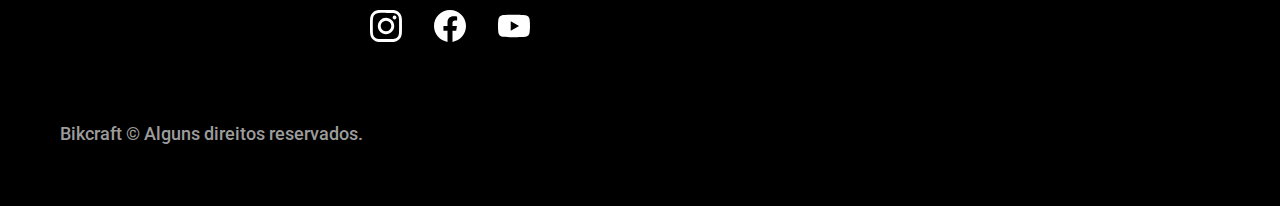
<file: orcamento.html>
<!DOCTYPE html>
<html lang="pt-br">
<head>
    <meta charset="UTF-8">
    <meta http-equiv="X-UA-Compatible" content="IE=edge">
    <meta name="viewport" content="width=device-width, initial-scale=1.0">
    <title>Orçamento | Bikcraft</title>
    <meta name="description" content="Orçamento.">
    <link rel="stylesheet" href="css/style.css">
    <link rel="preconnect" href="https://fonts.googleapis.com">
    <link rel="preconnect" href="https://fonts.gstatic.com" crossorigin>
    <link href="https://fonts.googleapis.com/css2?family=Merriweather:ital,wght@1,900&family=Poppins:wght@400;600&family=Roboto:wght@400;500&display=swap" rel="stylesheet">
</head>
<body id="orcamento">
    <header class="header_bg">
        <div class="header container">
            <a href="./">
                <img src="./img/bikcraft.svg" alt="Bikcraft">
            </a>
            <nav aria-label="primaria">
                <ul class="header_menu font_1_m cor_0">
                    <li><a href="./bicicletas.html">Bicicletas</a></li>
                    <li><a href="./seguros.html">Seguros</a></li>
                    <li><a href="./contato.html">Contato</a></li>
                </ul>
            </nav>
        </div>
    </header>
    <main>
        <div class="titulo_bg">
            <div class="titulo container">
                <p class="font_2_l_b cor_5">Cotações no seu email</p>
                <h1 class="font_1_xxl cor_0">solicite um orçamento<span class="cor_p1">.</span></h1>
            </div>
        </div>
        <form class="orcamento container" action="./">
            <div class="orcamento_produto">
                <h2 class="font_1_xs cor_5">Bikcraft ou Seguro?</h2>
                <input type="radio" name="tipo" value="bikcraft" id="bikcraft">
                <label for="bikcraft">Bikcraft</label>
                <input type="radio" name="tipo" value="seguro" id="seguro">
                <label for="seguro">Seguro</label>
                <div class="orcamento_conteudo" id="orcamento_bikcraft">
                    <h2 class="font_1_xs cor_5">Escolha a sua</h2>

                    <input type="radio" name="produto" value="nimbus" id="nimbus">
                    <label for="nimbus">Nimbus Stark <span>R$ 4999</span></label>
                    <div class="orcamento_detalhes">
                        <ul class="font_1_xs cor_8">
                            <li><img src="./img/icones/eletrica.svg" alt="">Motor Elétrico</li>
                            <li><img src="./img/icones/carbono.svg" alt="">Fibra de Carbono</li>
                            <li><img src="./img/icones/velocidade.svg" alt="">50 km/h</li>
                            <li><img src="./img/icones/rastreador.svg" alt="">Rastreador</li>
                        </ul>
                        <img src="./img/bicicletas/nimbus.jpg" alt="Bicicleta preta">
                    </div>

                    <input type="radio" name="produto" value="magic" id="magic">
                    <label for="magic">Magic Might <span>R$ 2499</span></label>
                    <div class="orcamento_detalhes">
                        <ul class="font_1_xs cor_8">
                            <li><img src="./img/icones/eletrica.svg" alt="">Motor Elétrico</li>
                            <li><img src="./img/icones/carbono.svg" alt="">Fibra de Carbono</li>
                            <li><img src="./img/icones/velocidade.svg" alt="">45 km/h</li>
                            <li><img src="./img/icones/rastreador.svg" alt="">Rastreador</li>
                        </ul>
                        <img src="./img/bicicletas/magic.jpg" alt="Bicicleta preta">
                    </div>

                    <input type="radio" name="produto" value="nebula" id="nebula">
                    <label for="nebula">Nebula Cosmic <span>R$ 3999</span></label>
                    <div class="orcamento_detalhes">
                        <ul class="font_1_xs cor_8">
                            <li><img src="./img/icones/eletrica.svg" alt="">Motor Elétrico</li>
                            <li><img src="./img/icones/carbono.svg" alt="">Fibra de Carbono</li>
                            <li><img src="./img/icones/velocidade.svg" alt="">40 km/h</li>
                            <li><img src="./img/icones/rastreador.svg" alt="">Rastreador</li>
                        </ul>
                        <img src="./img/bicicletas/nebula.jpg" alt="Bicicleta branca">
                    </div>
                </div>
                <div class="orcamento_conteudo" id="orcamento_seguro">
                    <h2 class="font_1_xs cor_5">Escolha o plano</h2>

                    <input type="radio" name="produto" value="prata" id="prata">
                    <label for="prata">Prata<span>R$ 199</span></label>

                    <input type="radio" name="produto" value="ouro" id="ouro">
                    <label for="ouro">Ouro<span>R$ 299</span></label>
                </div>
            </div>
            <div class="orcamento_dados form">
                <h2 class="font_1_xs cor_9 col-2">Dados pessoais</h2>
                <div>
                    <label for="nome">Nome</label>
                    <input type="text" id="nome" name="nome">
                </div>
                <div>
                    <label for="sobrenome">Sobrenome</label>
                    <input type="text" id="sobrenome" name="sobrenome">
                </div>
                <div class="col-2">
                    <label for="cpf">CPF</label>
                    <input type="text" id="cpf" name="cpf" placeholder="000.000.000-00">
                </div>
                <div class="col-2">
                    <label for="email">Email</label>
                    <input type="email" id="email" name="email">
                </div>
                <h2 class="font_1_xs cor_9 col-2">entrega</h2>
                <div>
                    <label for="cep">CEP</label>
                    <input type="text" id="cep" name="cep">
                </div>
                <div>
                    <label for="numero">Número</label>
                    <input type="text" id="numero" name="numero">
                </div>
                <div>
                    <label for="logradouro">Logradouro</label>
                    <input type="text" id="logradouro" name="logradouro">
                </div>
                <div>
                    <label for="bairro">Bairro</label>
                    <input type="text" id="bairro" name="bairro">
                </div>
                <div>
                    <label for="cidade">Cidade</label>
                    <input type="text" id="cidade" name="cidade">
                </div>
                <div>
                    <label for="estado">Estado</label>
                    <input type="text" id="estado" name="estado">
                </div>
                <button class="botao col-2">Solicitar Orçamento</button>
            </div>
        </form>
    </main>
    <footer class="footer_bg">
        <div class="footer container">
            <img src="./img/bikcraft.svg" alt="Bikcraft">
            <div class="footer_contato">
                <h3 class="font_2_l_b cor_0">contato</h3>
                <ul class="font_2_m cor_5">
                    <li><a href="tel:+5521999999999">+55 21 99999-9999</a></li>
                    <li><a href="mailto:contato@bikcraft.com">contato@bikcraft.com</a></li>
                    <li>Rua Ali Perto, 42 - Botafogo</li>
                    <li>Rio de Janeiro - RJ</li>
                </ul>
                <div class="footer_redes">
                    <a href="./">
                        <img src="./img/redes/instagram.svg" alt="Instagram">
                    </a>
                    <a href="./">
                        <img src="./img/redes/facebook.svg" alt="Facebook">
                    </a>
                    <a href="./">
                        <img src="./img/redes/youtube.svg" alt="Youtube">
                    </a>
                </div>
            </div>
            <div class="footer_informacoes">
                <h3 class="font_2_l_b cor_0">Informações</h3>
                <nav>
                    <ul class="font_1_m cor_5">
                        <li><a href="./bicicletas.html">Bicicletas</a></li>
                        <li><a href="./seguros.html">Seguros</a></li>
                        <li><a href="./contato.html">Contato</a></li>
                        <li><a href="./termos.html">Termos e Condições</a></li>
                    </ul>
                </nav>
            </div>
            <p class="footer_copy font_2_m cor_6">Bikcraft © Alguns direitos reservados.</p>
        </div>
    </footer>
</body>
</html>
</file>
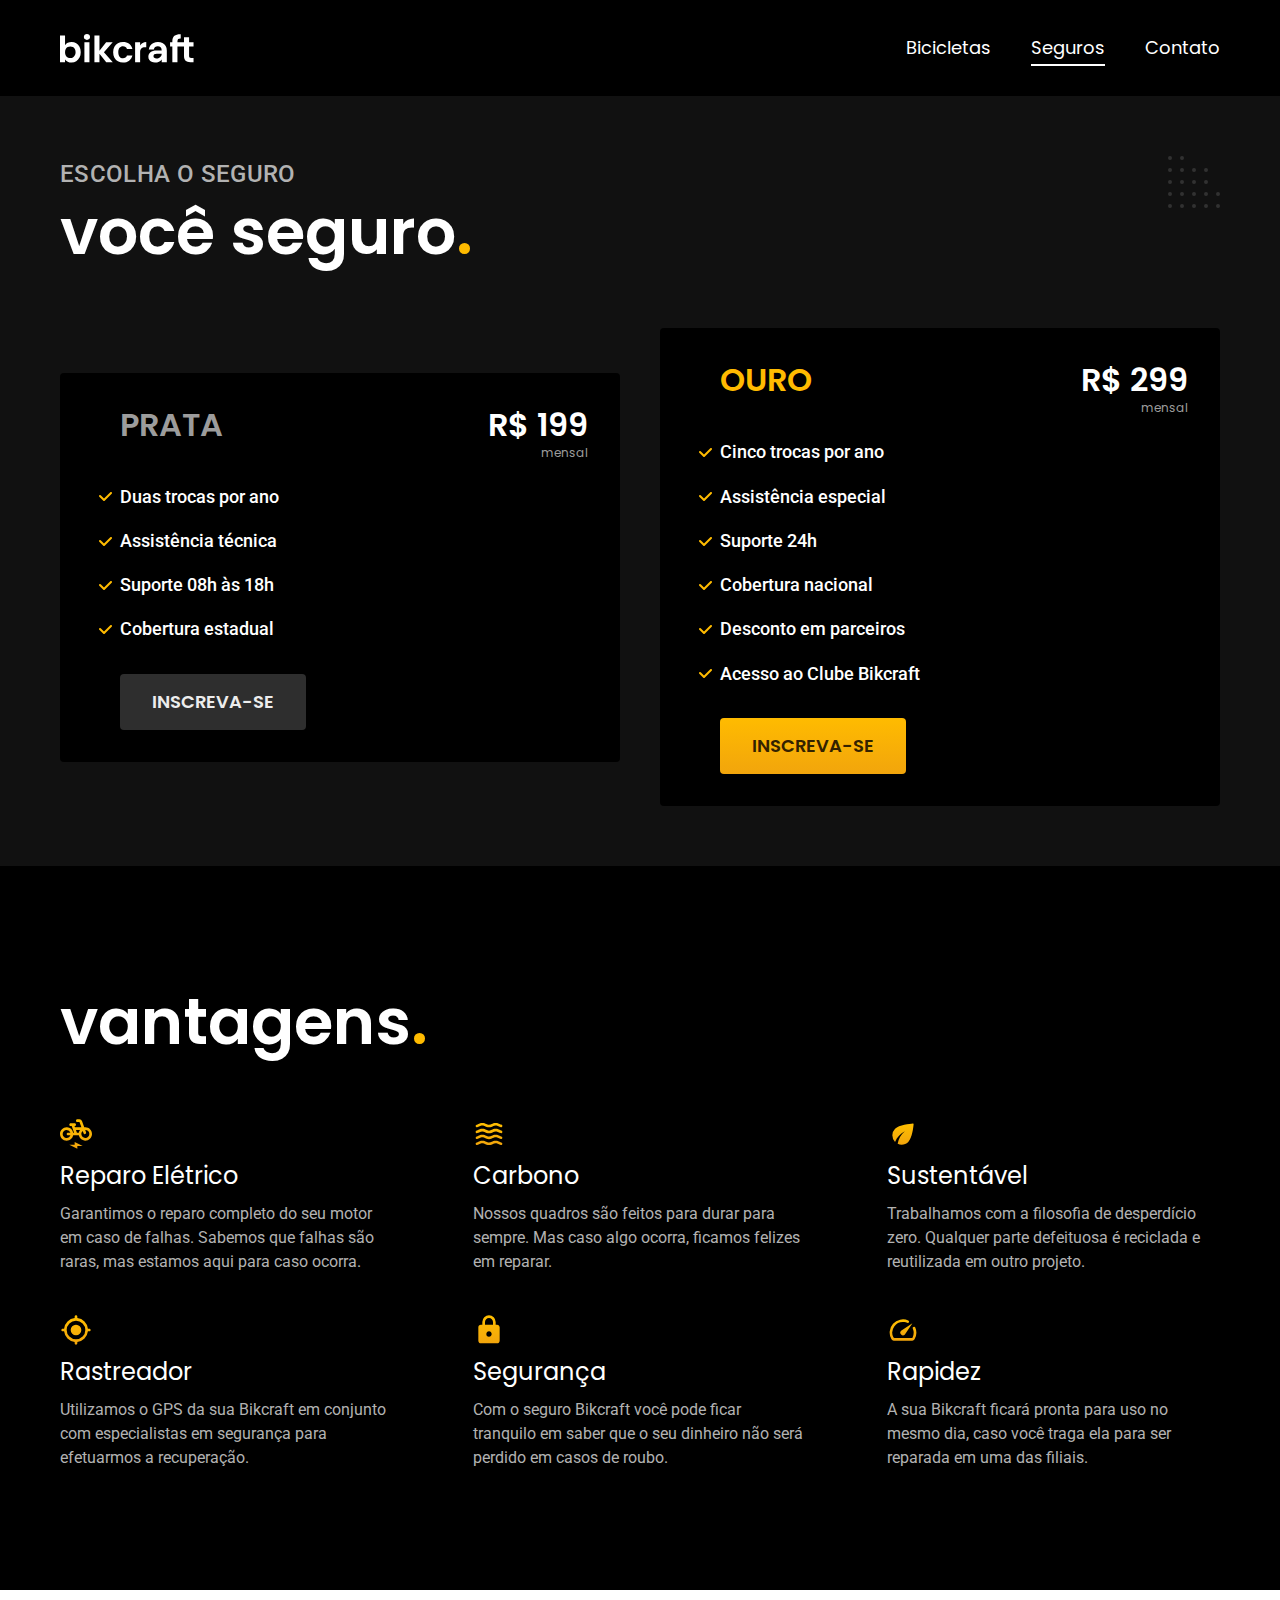
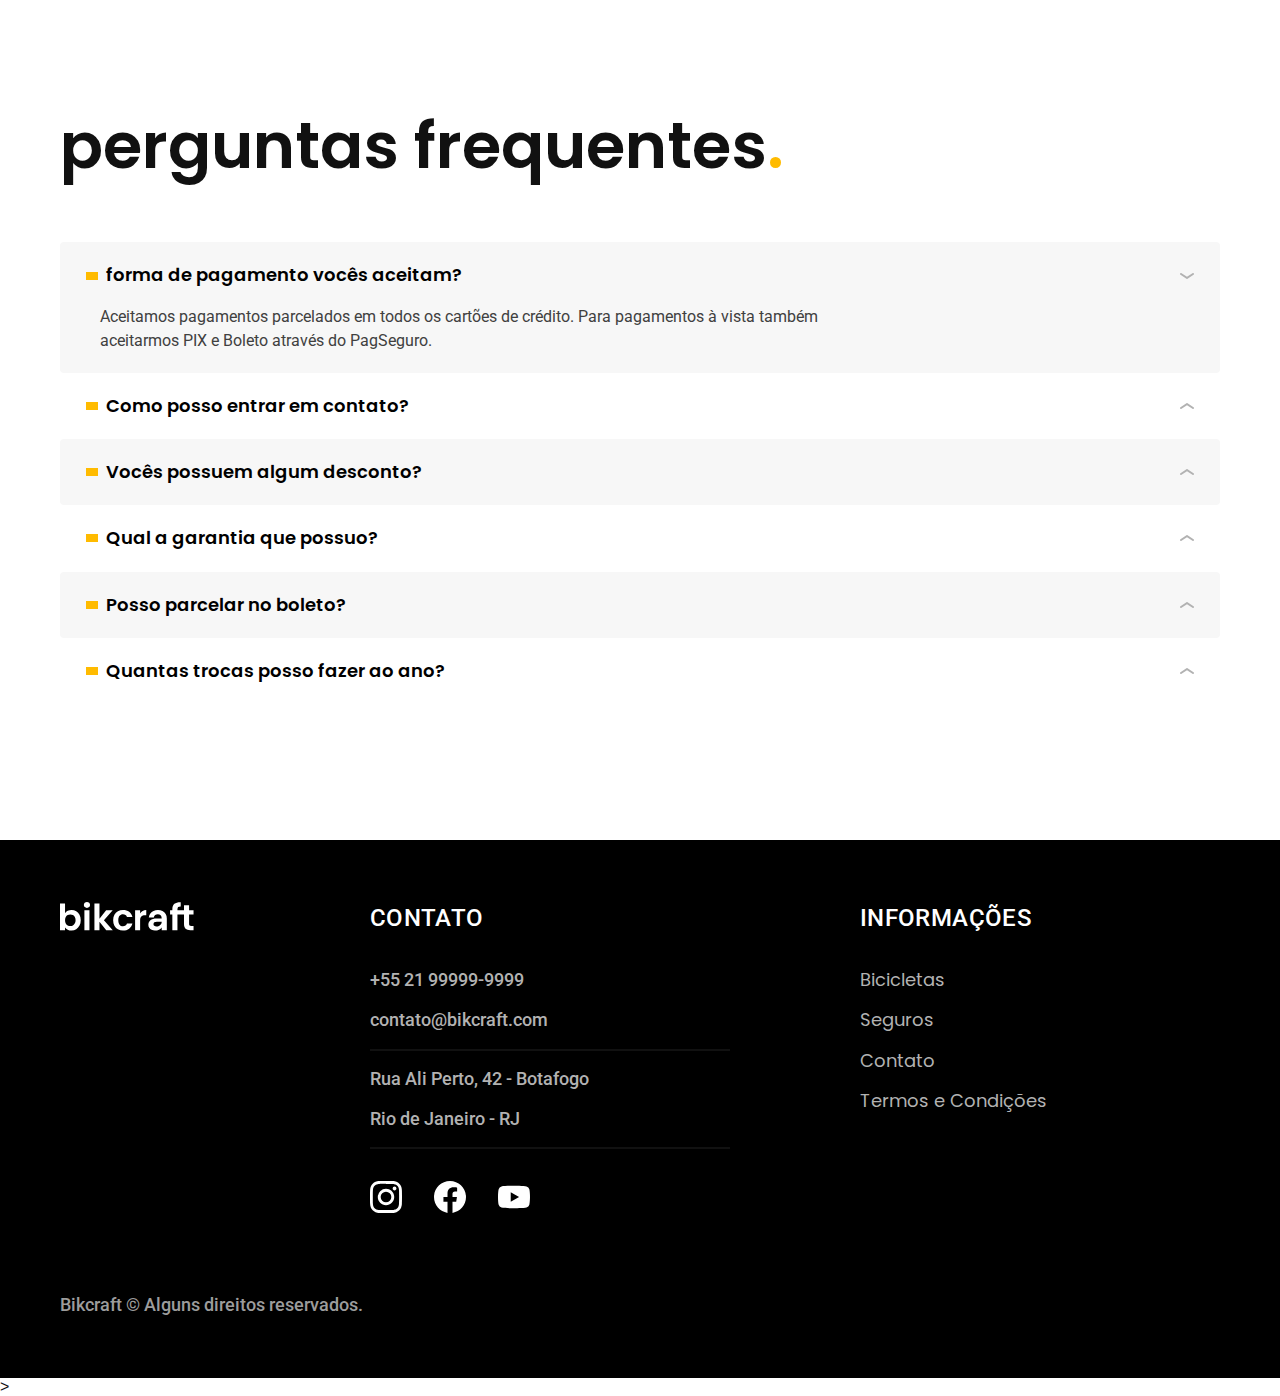
<file: seguros.html>
<!DOCTYPE html>
<html lang="pt-br">
<head>
    <meta charset="UTF-8">
    <meta http-equiv="X-UA-Compatible" content="IE=edge">
    <meta name="viewport" content="width=device-width, initial-scale=1.0">
    <title>Seguros | Bikcraft</title>
    <meta name="description" content="Seguros.">
    <link rel="icon" href="./favicon.svg" type="image/svg+xml">
    <link rel="preload" href="css/style.min.css" as="style">
    <link rel="stylesheet" href="css/style.min.css">
    <link rel="preconnect" href="https://fonts.googleapis.com">
    <link rel="preconnect" href="https://fonts.gstatic.com" crossorigin>
    <link href="https://fonts.googleapis.com/css2?family=Merriweather:ital,wght@1,900&family=Poppins:wght@400;600&family=Roboto:wght@400;500&display=swap" rel="stylesheet">
</head>
<body id="seguros">
    <header class="header_bg">
        <div class="header container">
            <a href="./">
                <img src="./img/bikcraft.svg" alt="Bikcraft">
            </a>
            <nav aria-label="primaria">
                <ul class="header_menu font_1_m cor_0">
                    <li><a href="./bicicletas.html">Bicicletas</a></li>
                    <li><a href="./seguros.html">Seguros</a></li>
                    <li><a href="./contato.html">Contato</a></li>
                </ul>
            </nav>
        </div>
    </header>
    <main class="seguros_bg">
        <div class="titulo_bg">
            <div class="titulo container">
                <p class="font_2_l_b cor_5">Escolha o seguro</p>
                <h1 class="font_1_xxl cor_0">você seguro<span class="cor_p1">.</span></h1>
            </div>
        </div>
        <div class="seguros container">
            <div class="seguros_item">
                <h3 class="font_1_xl cor_6">PRATA</h3>
                <span class="font_1_xl cor_0">R$ 199 <span class="font_1_xs cor_6">mensal</span></span>
                <ul class="font_2_m cor_0">
                    <li>Duas trocas por ano</li>
                    <li>Assistência técnica</li>
                    <li>Suporte 08h às 18h</li>
                    <li>Cobertura estadual</li>
                </ul>
                <a class="botao secundario" href="./orcamento.html?tipo=seguro&produto=prata">Inscreva-se</a>
            </div>
            <div class="seguros_item">
                <h3 class="font_1_xl cor_p1">OURO</h3>
                <span class="font_1_xl cor_0">R$ 299 <span class="font_1_xs cor_6">mensal</span></span>
                <ul class="font_2_m cor_0">
                    <li>Cinco trocas por ano</li>
                    <li>Assistência especial</li>
                    <li>Suporte 24h</li>
                    <li>Cobertura nacional</li>
                    <li>Desconto em parceiros</li>
                    <li>Acesso ao Clube Bikcraft</li>
                </ul>
                <a class="botao" href="./orcamento.html?tipo=seguro&produto=ouro">Inscreva-se</a>
            </div>
        </div>
    </main>
    <article class="vantagens_bg">
        <div class="vantagens container">
            <h2 class="font_1_xxl cor_0">vantagens<span class="cor_p1">.</span></h2>
            <ul>
                <li>
                    <img src="./img/icones/eletrica.svg" alt="">
                    <h3 class="font_1_l cor_0">Reparo Elétrico</h3>
                    <p class="font_2_s cor_5">Garantimos o reparo completo do seu motor em caso de falhas. Sabemos que falhas são raras, mas estamos aqui para caso ocorra.</p>
                </li>
                <li>
                    <img src="./img/icones/carbono.svg" alt="">
                    <h3 class="font_1_l cor_0">Carbono</h3>
                    <p class="font_2_s cor_5">Nossos quadros são feitos para durar para sempre. Mas caso algo ocorra, ficamos felizes em reparar.</p>
                </li>
                <li>
                    <img src="./img/icones/sustentavel.svg" alt="">
                    <h3 class="font_1_l cor_0">Sustentável</h3>
                    <p class="font_2_s cor_5">Trabalhamos com a filosofia de desperdício zero. Qualquer parte defeituosa é reciclada e reutilizada em outro projeto.</p>
                </li>
                <li>
                    <img src="./img/icones/rastreador.svg" alt="">
                    <h3 class="font_1_l cor_0">Rastreador</h3>
                    <p class="font_2_s cor_5">Utilizamos o GPS da sua Bikcraft em conjunto com especialistas em segurança para efetuarmos a recuperação.</p>
                </li>
                <li>
                    <img src="./img/icones/seguro.svg" alt="">
                    <h3 class="font_1_l cor_0">Segurança</h3>
                    <p class="font_2_s cor_5">Com o seguro Bikcraft você pode ficar tranquilo em saber que o seu dinheiro não será perdido em casos de roubo.</p>
                </li>
                <li>
                    <img src="./img/icones/velocidade.svg" alt="">
                    <h3 class="font_1_l cor_0">Rapidez</h3>
                    <p class="font_2_s cor_5">A sua Bikcraft ficará pronta para uso no mesmo dia, caso você traga ela para ser reparada em uma das filiais.</p>
                </li>
            </ul>
        </div>
    </article>
    <article class="perguntas container">
        <h2 class="font_1_xxl">perguntas frequentes<span class="cor_p1">.</span></h2>
        <dl>
            <div>
                <dt><button class="font_1_m_b" aria-controls="pergunta1" aria-expanded="true">forma de pagamento vocês aceitam?</button></dt>
                <dd id="pergunta1" class="font_2_s cor_9 ativa">Aceitamos pagamentos parcelados em todos os cartões de crédito. Para pagamentos à vista também aceitarmos PIX e Boleto através do PagSeguro.</dd>
            </div>
            <div>
                <dt><button class="font_1_m_b" aria-controls="pergunta2" aria-expanded="false">Como posso entrar em contato?</button></dt>
                <dd id="pergunta2" class="font_2_s cor_9">Aceitamos pagamentos parcelados em todos os cartões de crédito. Para pagamentos à vista também aceitarmos PIX e Boleto através do PagSeguro.</dd>
            </div>
            <div>
                <dt><button class="font_1_m_b" aria-controls="pergunta3" aria-expanded="false">Vocês possuem algum desconto?</button></dt>
                <dd id="pergunta3" class="font_2_s cor_9">Aceitamos pagamentos parcelados em todos os cartões de crédito. Para pagamentos à vista também aceitarmos PIX e Boleto através do PagSeguro.</dd>
            </div>
            <div>
                <dt><button class="font_1_m_b" aria-controls="pergunta4" aria-expanded="false">Qual a garantia que possuo?</button></dt>
                <dd id="pergunta4" class="font_2_s cor_9">Aceitamos pagamentos parcelados em todos os cartões de crédito. Para pagamentos à vista também aceitarmos PIX e Boleto através do PagSeguro.</dd>
            </div>
            <div>
                <dt><button class="font_1_m_b" aria-controls="pergunta5" aria-expanded="false">Posso parcelar no boleto?</button></dt>
                <dd id="pergunta5" class="font_2_s cor_9">Aceitamos pagamentos parcelados em todos os cartões de crédito. Para pagamentos à vista também aceitarmos PIX e Boleto através do PagSeguro.</dd>
            </div>
            <div>
                <dt><button class="font_1_m_b" aria-controls="pergunta6" aria-expanded="false">Quantas trocas posso fazer ao ano?</button></dt>
                <dd id="pergunta6" class="font_2_s cor_9">Aceitamos pagamentos parcelados em todos os cartões de crédito. Para pagamentos à vista também aceitarmos PIX e Boleto através do PagSeguro.</dd>
            </div>
        </dl>
    </article>
    <footer class="footer_bg">
        <div class="footer container">
            <img src="./img/bikcraft.svg" alt="Bikcraft">
            <div class="footer_contato">
                <h3 class="font_2_l_b cor_0">contato</h3>
                <ul class="font_2_m cor_5">
                    <li><a href="tel:+5521999999999">+55 21 99999-9999</a></li>
                    <li><a href="mailto:contato@bikcraft.com">contato@bikcraft.com</a></li>
                    <li>Rua Ali Perto, 42 - Botafogo</li>
                    <li>Rio de Janeiro - RJ</li>
                </ul>
                <div class="footer_redes">
                    <a href="./">
                        <img src="./img/redes/instagram.svg" alt="Instagram">
                    </a>
                    <a href="./">
                        <img src="./img/redes/facebook.svg" alt="Facebook">
                    </a>
                    <a href="./">
                        <img src="./img/redes/youtube.svg" alt="Youtube">
                    </a>
                </div>
            </div>
            <div class="footer_informacoes">
                <h3 class="font_2_l_b cor_0">Informações</h3>
                <nav>
                    <ul class="font_1_m cor_5">
                        <li><a href="./bicicletas.html">Bicicletas</a></li>
                        <li><a href="./seguros.html">Seguros</a></li>
                        <li><a href="./contato.html">Contato</a></li>
                        <li><a href="./termos.html">Termos e Condições</a></li>
                    </ul>
                </nav>
            </div>
            <p class="footer_copy font_2_m cor_6">Bikcraft © Alguns direitos reservados.</p>
        </div>
    </footer>
<script src="./js/script.js"></script>
</body>>
</html>
</file>
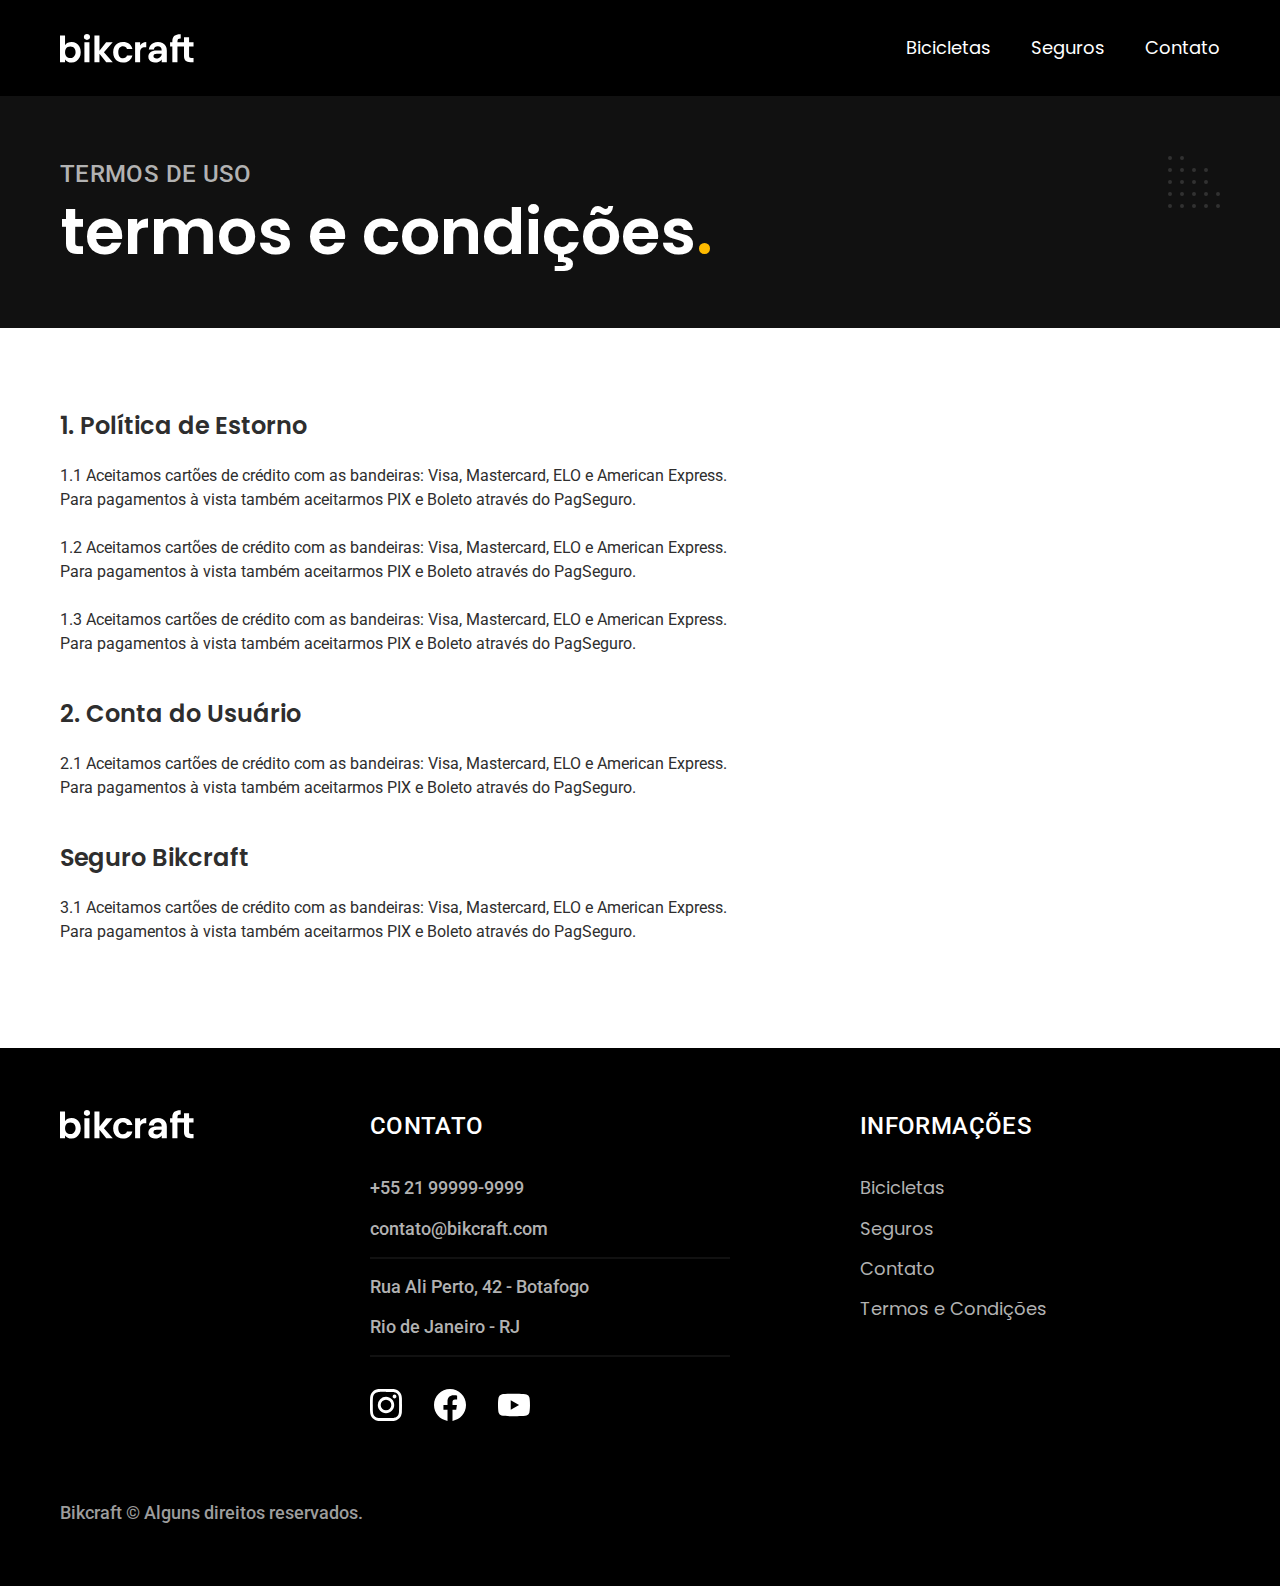
<file: termos.html>
<!DOCTYPE html>
<html lang="pt-br">
<head>
    <meta charset="UTF-8">
    <meta http-equiv="X-UA-Compatible" content="IE=edge">
    <meta name="viewport" content="width=device-width, initial-scale=1.0">
    <title>Termos e Condições | Bikcraft</title>
    <meta name="description" content="Termos e condições.">
    <link rel="stylesheet" href="css/style.css">
    <link rel="preconnect" href="https://fonts.googleapis.com">
    <link rel="preconnect" href="https://fonts.gstatic.com" crossorigin>
    <link href="https://fonts.googleapis.com/css2?family=Merriweather:ital,wght@1,900&family=Poppins:wght@400;600&family=Roboto:wght@400;500&display=swap" rel="stylesheet">
</head>
<body id="termos">
    <header class="header_bg">
        <div class="header container">
            <a href="./">
                <img src="./img/bikcraft.svg" alt="Bikcraft">
            </a>
            <nav aria-label="primaria">
                <ul class="header_menu font_1_m cor_0">
                    <li><a href="./bicicletas.html">Bicicletas</a></li>
                    <li><a href="./seguros.html">Seguros</a></li>
                    <li><a href="./contato.html">Contato</a></li>
                </ul>
            </nav>
        </div>
    </header>
    <main>
        <div class="titulo_bg">
            <div class="titulo container">
                <p class="font_2_l_b cor_5">Termos de uso</p>
                <h1 class="font_1_xxl cor_0">termos e condições<span class="cor_p1">.</span></h1>
            </div>
        </div>
        <div class="termos font_2_s cor_10 container">
            <h2 class="font_1_l cor-11">1. Política de Estorno</h2>
            <p>1.1 Aceitamos cartões de crédito com as bandeiras: Visa, Mastercard, ELO e American Express. Para pagamentos à vista também aceitarmos PIX e Boleto através do PagSeguro.</p>
            <p>1.2 Aceitamos cartões de crédito com as bandeiras: Visa, Mastercard, ELO e American Express. Para pagamentos à vista também aceitarmos PIX e Boleto através do PagSeguro.</p>
            <p>1.3 Aceitamos cartões de crédito com as bandeiras: Visa, Mastercard, ELO e American Express. Para pagamentos à vista também aceitarmos PIX e Boleto através do PagSeguro.</p>
            <h2 class="font_1_l cor-11">2. Conta do Usuário</h2>
            <p>2.1 Aceitamos cartões de crédito com as bandeiras: Visa, Mastercard, ELO e American Express. Para pagamentos à vista também aceitarmos PIX e Boleto através do PagSeguro.</p>
            <h2 class="font_1_l cor-11">Seguro Bikcraft</h2>
            <p>3.1 Aceitamos cartões de crédito com as bandeiras: Visa, Mastercard, ELO e American Express. Para pagamentos à vista também aceitarmos PIX e Boleto através do PagSeguro.</p>
        </div>
    </main>
    <footer class="footer_bg">
        <div class="footer container">
            <img src="./img/bikcraft.svg" alt="Bikcraft">
            <div class="footer_contato">
                <h3 class="font_2_l_b cor_0">contato</h3>
                <ul class="font_2_m cor_5">
                    <li><a href="tel:+5521999999999">+55 21 99999-9999</a></li>
                    <li><a href="mailto:contato@bikcraft.com">contato@bikcraft.com</a></li>
                    <li>Rua Ali Perto, 42 - Botafogo</li>
                    <li>Rio de Janeiro - RJ</li>
                </ul>
                <div class="footer_redes">
                    <a href="./">
                        <img src="./img/redes/instagram.svg" alt="Instagram">
                    </a>
                    <a href="./">
                        <img src="./img/redes/facebook.svg" alt="Facebook">
                    </a>
                    <a href="./">
                        <img src="./img/redes/youtube.svg" alt="Youtube">
                    </a>
                </div>
            </div>
            <div class="footer_informacoes">
                <h3 class="font_2_l_b cor_0">Informações</h3>
                <nav>
                    <ul class="font_1_m cor_5">
                        <li><a href="./bicicletas.html">Bicicletas</a></li>
                        <li><a href="./seguros.html">Seguros</a></li>
                        <li><a href="./contato.html">Contato</a></li>
                        <li><a href="./termos.html">Termos e Condições</a></li>
                    </ul>
                </nav>
            </div>
            <p class="footer_copy font_2_m cor_6">Bikcraft © Alguns direitos reservados.</p>
        </div>
    </footer>
</body>
</html>
</file>
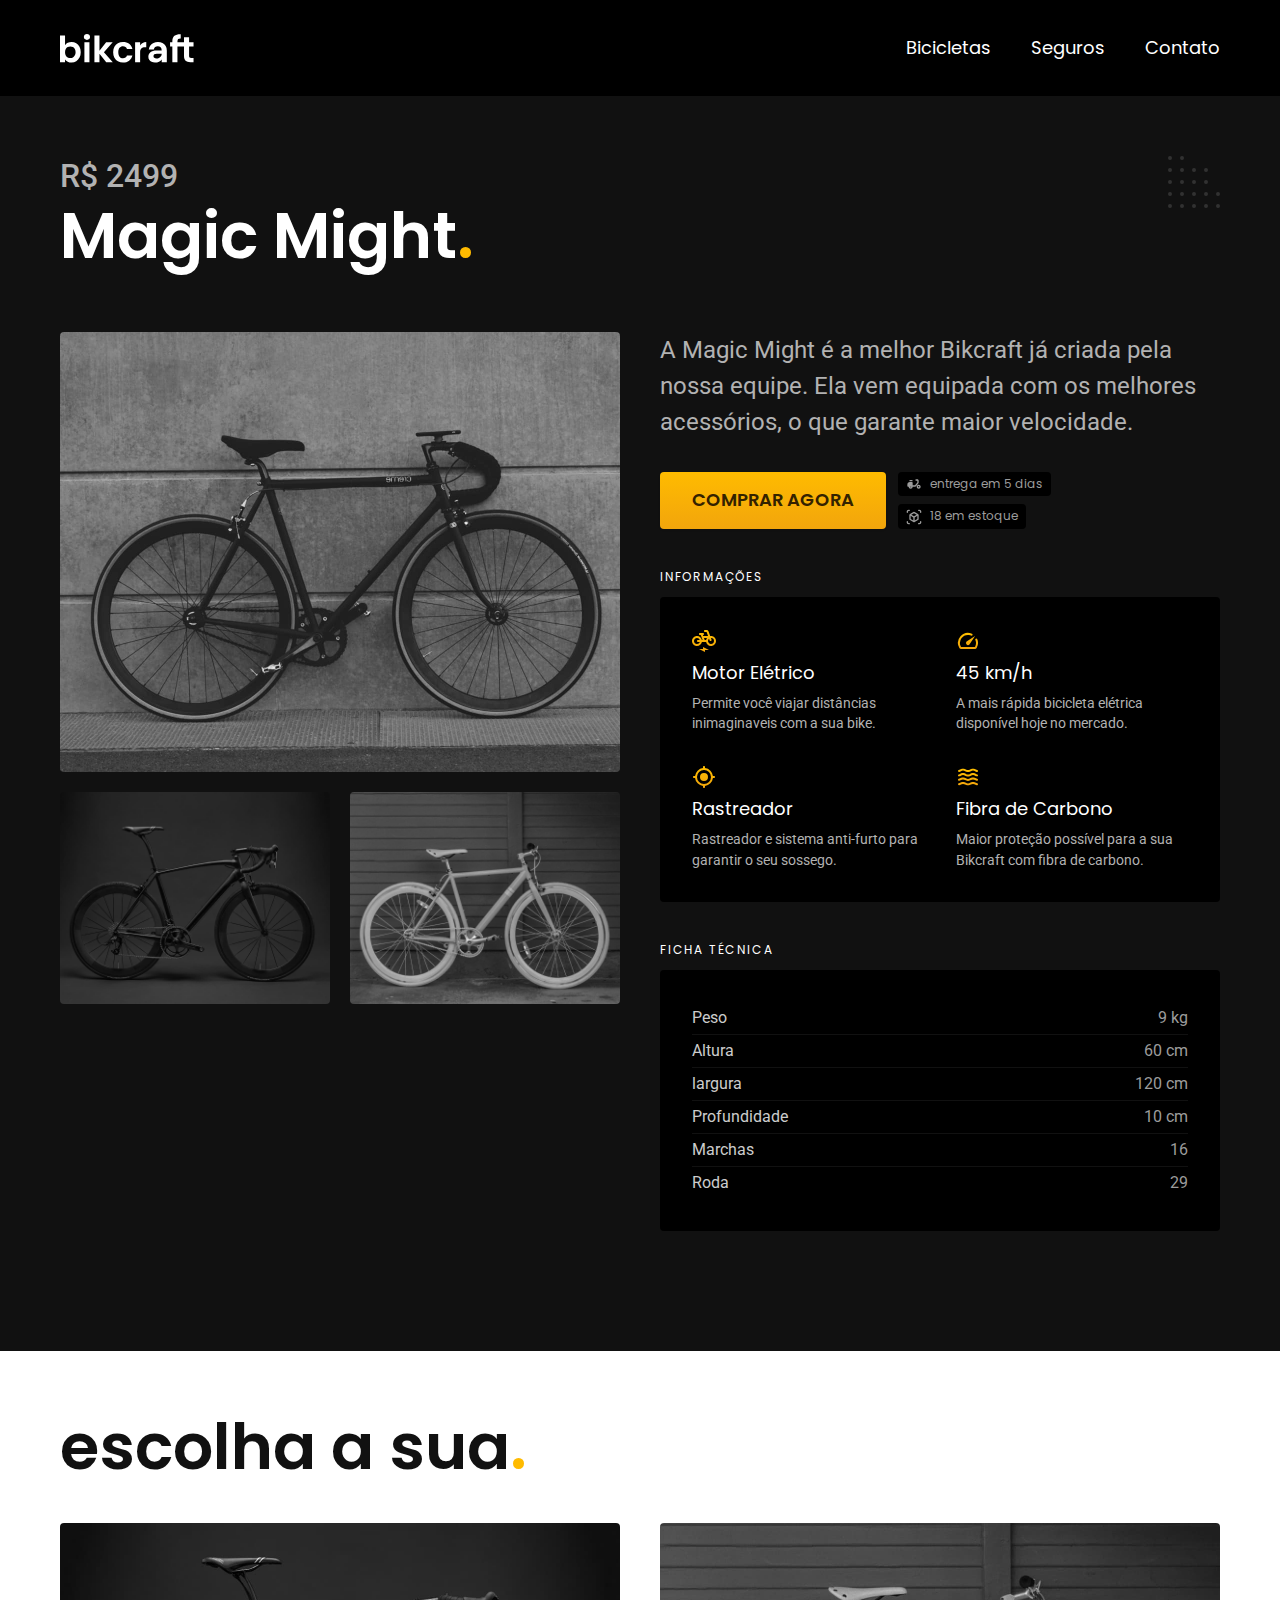
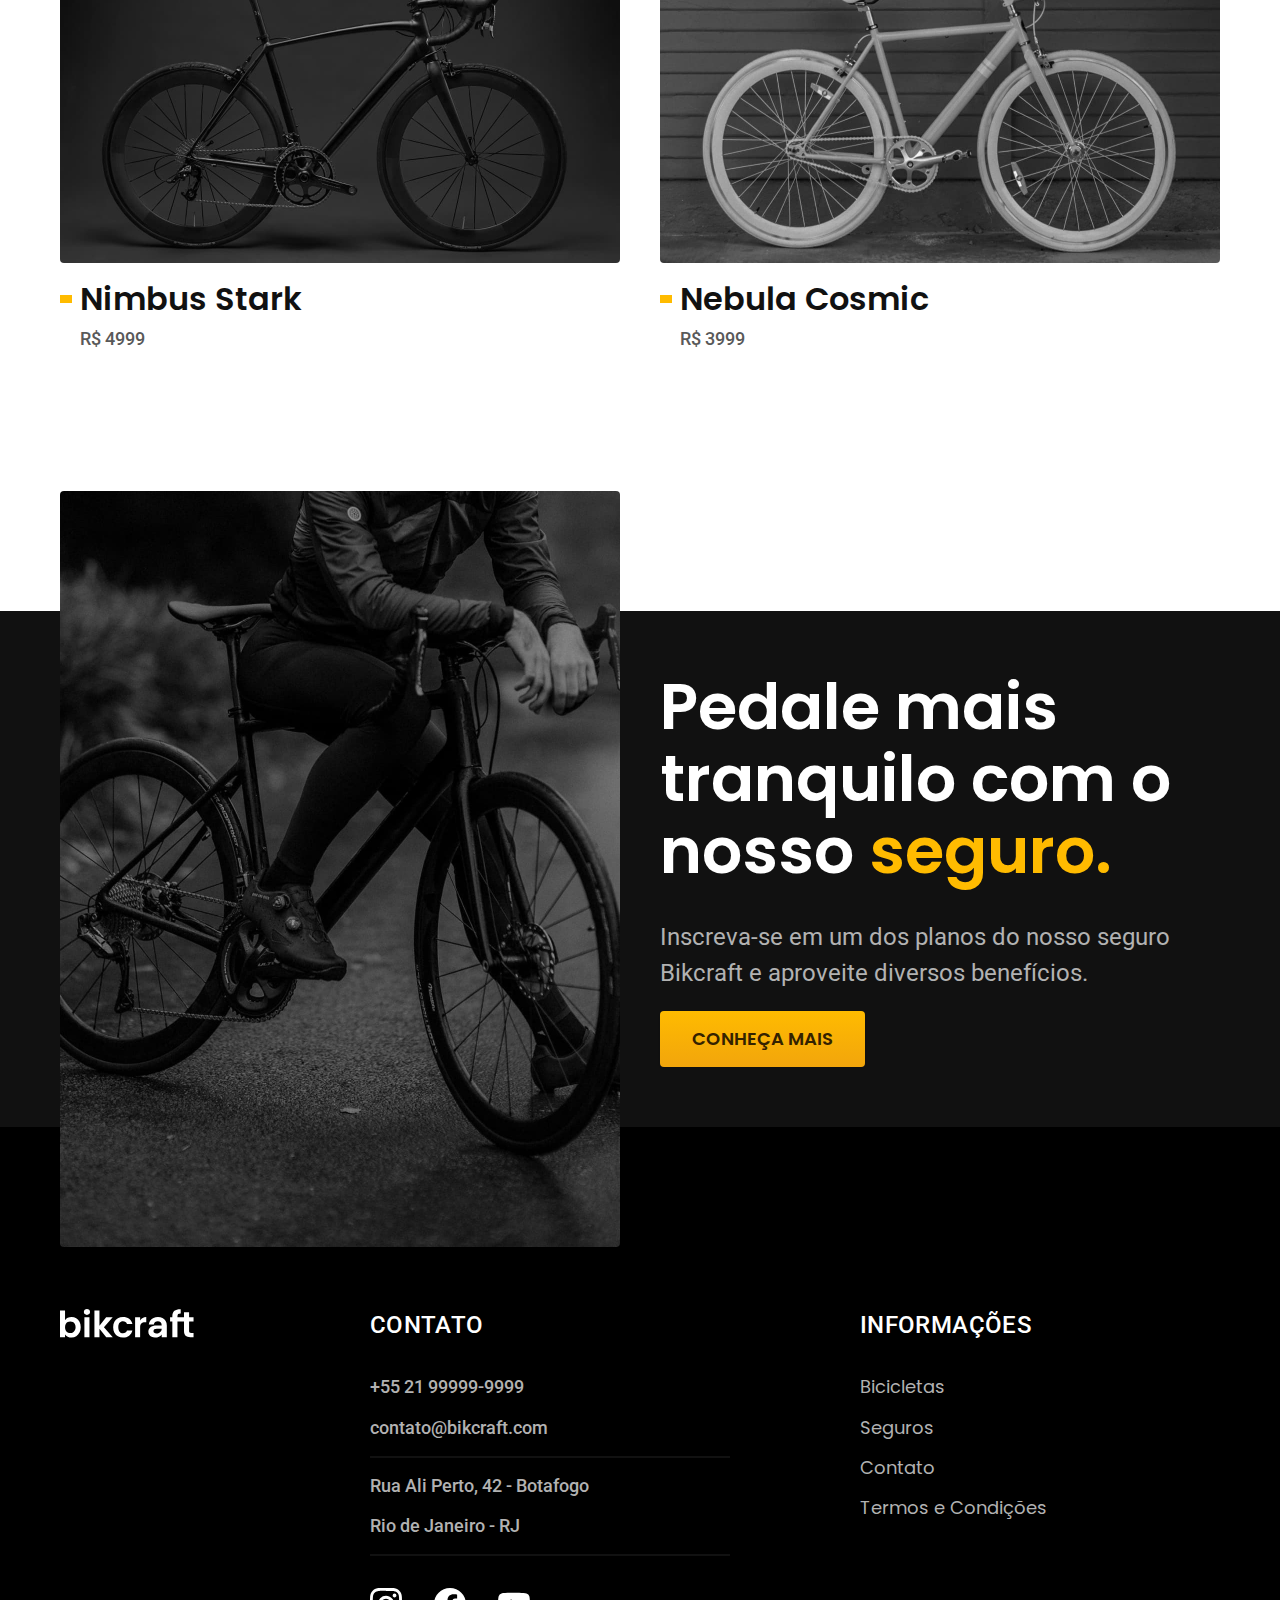
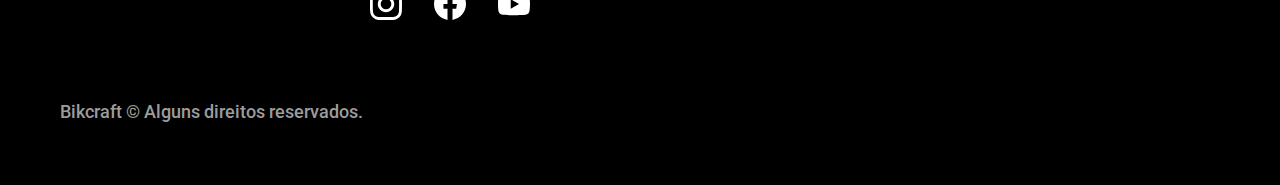
<file: bicicletas/magic.html>
<!DOCTYPE html>
<html lang="pt-br">
<head>
    <meta charset="UTF-8">
    <meta http-equiv="X-UA-Compatible" content="IE=edge">
    <meta name="viewport" content="width=device-width, initial-scale=1.0">
    <title>Magic | Bikcraft</title>
    <meta name="description" content="Magic.">
    <link rel="stylesheet" href="../css/style.css">
    <link rel="preconnect" href="https://fonts.googleapis.com">
    <link rel="preconnect" href="https://fonts.gstatic.com" crossorigin>
    <link href="https://fonts.googleapis.com/css2?family=Merriweather:ital,wght@1,900&family=Poppins:wght@400;600&family=Roboto:wght@400;500&display=swap" rel="stylesheet">
</head>
<body id="bicicleta">
    <header class="header_bg">
        <div class="header container">
            <a href="../">
                <img src="../img/bikcraft.svg" alt="Bikcraft">
            </a>
            <nav aria-label="primaria">
                <ul class="header_menu font_1_m cor_0">
                    <li><a href="../bicicletas.html">Bicicletas</a></li>
                    <li><a href="../seguros.html">Seguros</a></li>
                    <li><a href="../contato.html">Contato</a></li>
                </ul>
            </nav>
        </div>
    </header>
    <main class="titulo_bg">
        <div>
            <div class="titulo container">
                <p class="font_2_xl cor_5">R$ 2499</p>
                <h1 class="font_1_xxl cor_0">Magic Might<span class="cor_p1">.</span></h1>
            </div>
        </div>
        <div class="bicicleta container">
            <div class="bicicleta_imagens">
                <img src="../img/bicicleta/nimbus2.jpg" alt="">
                <img src="../img/bicicleta/nimbus1.jpg" alt="">
                <img src="../img/bicicleta/nimbus3.jpg" alt="">
            </div>
            <div class="bicicleta_conteudo">
                <p class="font_2_l cor_5">A Magic Might é a melhor Bikcraft já criada pela nossa equipe. Ela vem equipada com os melhores acessórios, o que garante maior velocidade.</p>
                <div class="bicicleta_comprar">
                    <a class="botao" href="../orcamento.html">Comprar agora</a>
                    <span class="font_1_xs cor_6"><img src="../img/icones/entrega.svg" alt="">entrega em 5 dias</span>
                    <span class="font_1_xs cor_6"><img src="../img/icones/estoque.svg" alt="">18 em estoque</span>
                </div>
                <h2 class="font_1_xs cor_0">Informações</h2>
                <ul class="bicicleta_informacoes">
                    <li>
                        <img src="../img/icones/eletrica.svg" alt="">
                        <h3 class="font_1_m cor_0">Motor Elétrico</h3>
                        <p class="font_2_xs cor_5">Permite você viajar distâncias inimaginaveis com a sua bike.</p>
                    </li>
                    <li>
                        <img src="../img/icones/velocidade.svg" alt="">
                        <h3 class="font_1_m cor_0">45 km/h</h3>
                        <p class="font_2_xs cor_5">A mais rápida bicicleta elétrica disponível hoje no mercado.</p>
                    </li>
                    <li>
                        <img src="../img/icones/rastreador.svg" alt="">
                        <h3 class="font_1_m cor_0">Rastreador</h3>
                        <p class="font_2_xs cor_5">Rastreador e sistema anti-furto para garantir o seu sossego.</p>
                    </li>
                    <li>
                        <img src="../img/icones/carbono.svg" alt="">
                        <h3 class="font_1_m cor_0">Fibra de Carbono</h3>
                        <p class="font_2_xs cor_5">Maior proteção possível para a sua Bikcraft com fibra de carbono.</p>
                    </li>
                </ul>
                <h2 class="font_1_xs cor_0">Ficha técnica</h2>
                <ul class="bicicleta_ficha font_2_s cor_4">
                    <li class="">Peso <span>9 kg</span></li>
                    <li class="">Altura <span>60 cm</span></li>
                    <li class="">largura <span>120 cm</span></li>
                    <li class="">Profundidade <span>10 cm</span></li>
                    <li class="">Marchas <span>16</span></li>
                    <li class="">Roda <span>29</span></li>
                </ul>
            </div>
        </div>
    </main>
    <article class="bicicletas_lista container">
        <h2 class="font_1_xxl">escolha a sua<span class="cor_p1">.</span></h2>
        <ul>
            <li>
                <a href="./nimbus.html">
                    <img src="../img/bicicletas/nimbus.jpg" alt="Bicicleta preta">
                    <h3 class="font_1_xl">Nimbus Stark</h3>
                    <span class="font_2_m cor_8">R$ 4999</span>
                </a>
            </li>
            <li>
                <a href="./nebula.html">
                    <img src="../img/bicicletas/nebula.jpg" alt="Bicicleta preta">
                    <h3 class="font_1_xl">Nebula Cosmic</h3>
                    <span class="font_2_m cor_8">R$ 3999</span>
                </a>
            </li>
        </ul>
    </article>
    <article class="seguro_bg">
        <div class="seguro container">
            <div class="seguro_imagem">
                <img src="../img/fotos/seguros.jpg" alt="Pessoa parada em cima de uma bicicleta">
            </div>
            <div class="seguro_conteudo">
                <h2 class="font_1_xxl cor_0">Pedale mais tranquilo com o nosso <span class="cor_p1">seguro.</span></h2>
                <p class="font_2_l cor_5">Inscreva-se em um dos planos do nosso seguro Bikcraft e aproveite diversos benefícios.</p>
                <a class="botao" href="../seguros.html">Conheça Mais</a>
            </div>
        </div>
    </article>
    <footer class="footer_bg">
        <div class="footer container">
            <img src="../img/bikcraft.svg" alt="Bikcraft">
            <div class="footer_contato">
                <h3 class="font_2_l_b cor_0">contato</h3>
                <ul class="font_2_m cor_5">
                    <li><a href="tel:+5521999999999">+55 21 99999-9999</a></li>
                    <li><a href="mailto:contato@bikcraft.com">contato@bikcraft.com</a></li>
                    <li>Rua Ali Perto, 42 - Botafogo</li>
                    <li>Rio de Janeiro - RJ</li>
                </ul>
                <div class="footer_redes">
                    <a href="../">
                        <img src="../img/redes/instagram.svg" alt="Instagram">
                    </a>
                    <a href="../">
                        <img src="../img/redes/facebook.svg" alt="Facebook">
                    </a>
                    <a href="../">
                        <img src="../img/redes/youtube.svg" alt="Youtube">
                    </a>
                </div>
            </div>
            <div class="footer_informacoes">
                <h3 class="font_2_l_b cor_0">Informações</h3>
                <nav>
                    <ul class="font_1_m cor_5">
                        <li><a href="../bicicletas.html">Bicicletas</a></li>
                        <li><a href="../seguros.html">Seguros</a></li>
                        <li><a href="../contato.html">Contato</a></li>
                        <li><a href="../termos.html">Termos e Condições</a></li>
                    </ul>
                </nav>
            </div>
            <p class="footer_copy font_2_m cor_6">Bikcraft © Alguns direitos reservados.</p>
        </div>
    </footer>
</body>
</html>
</file>
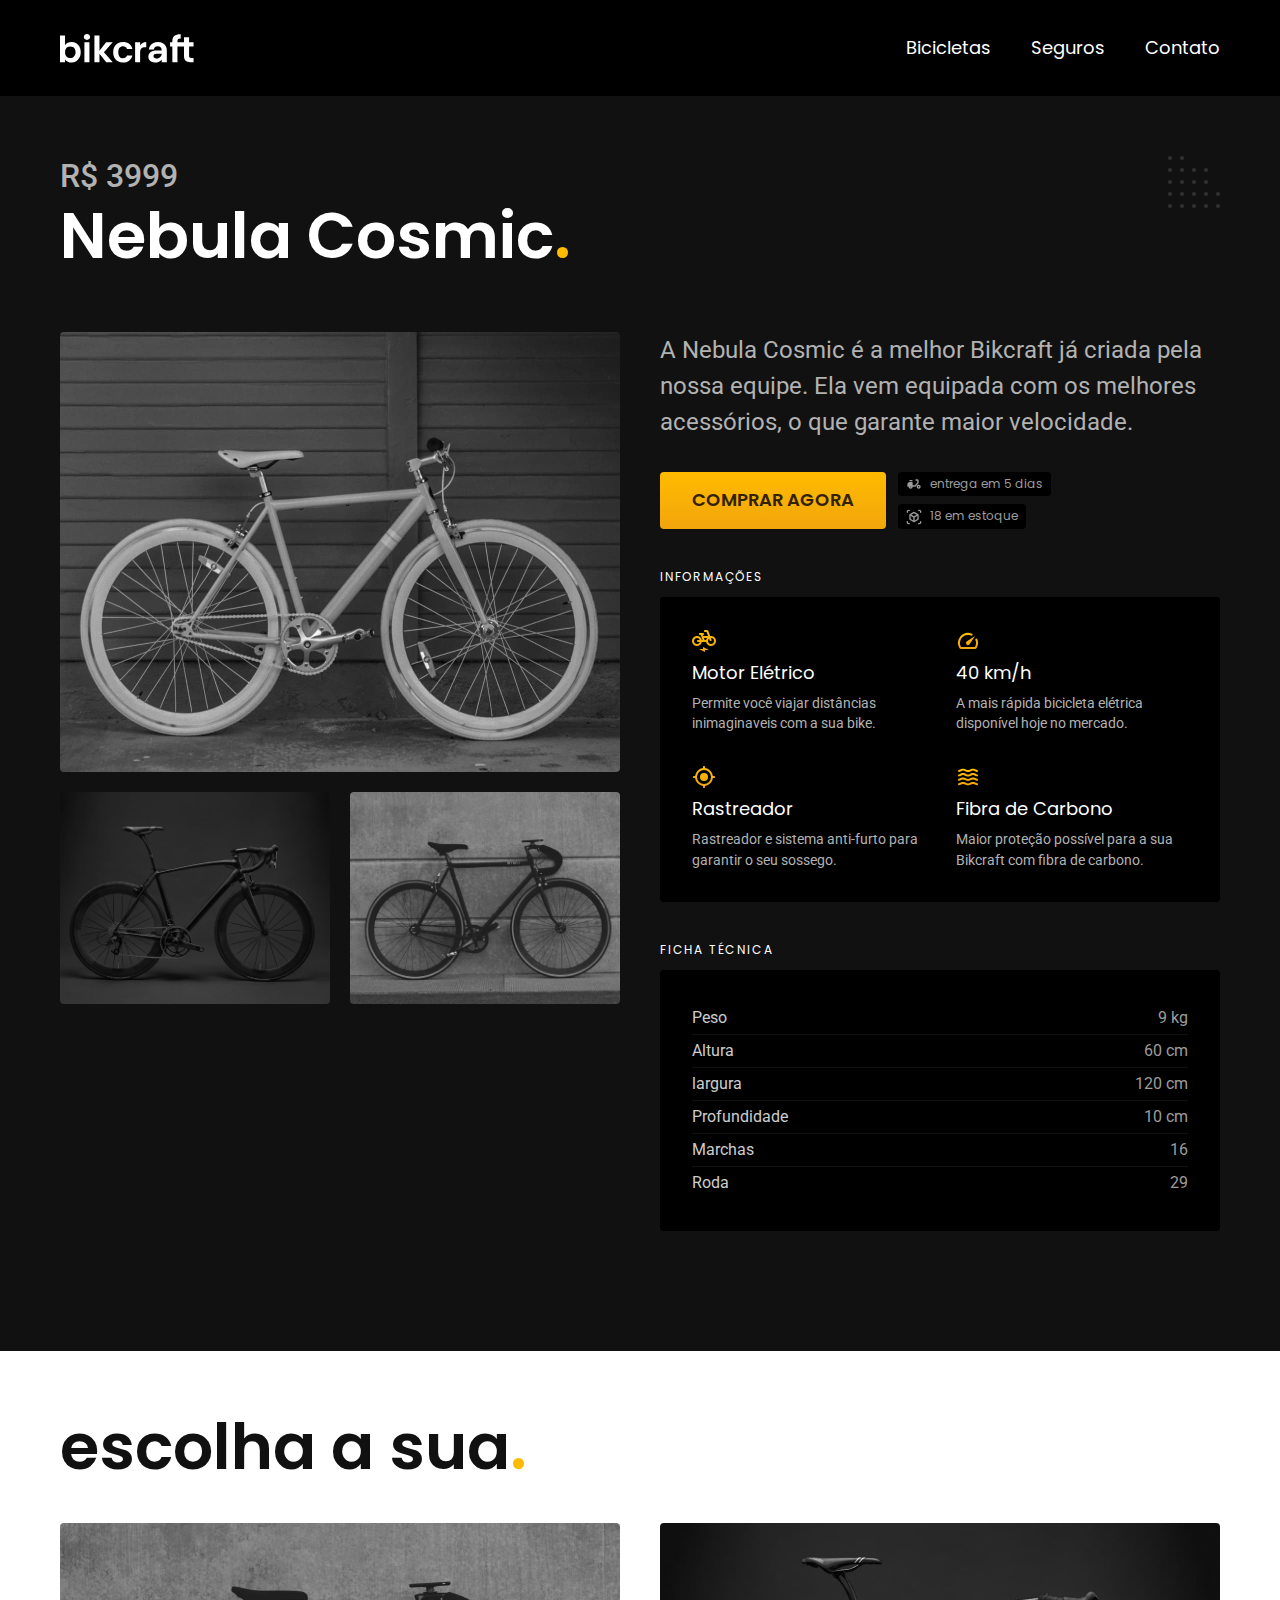
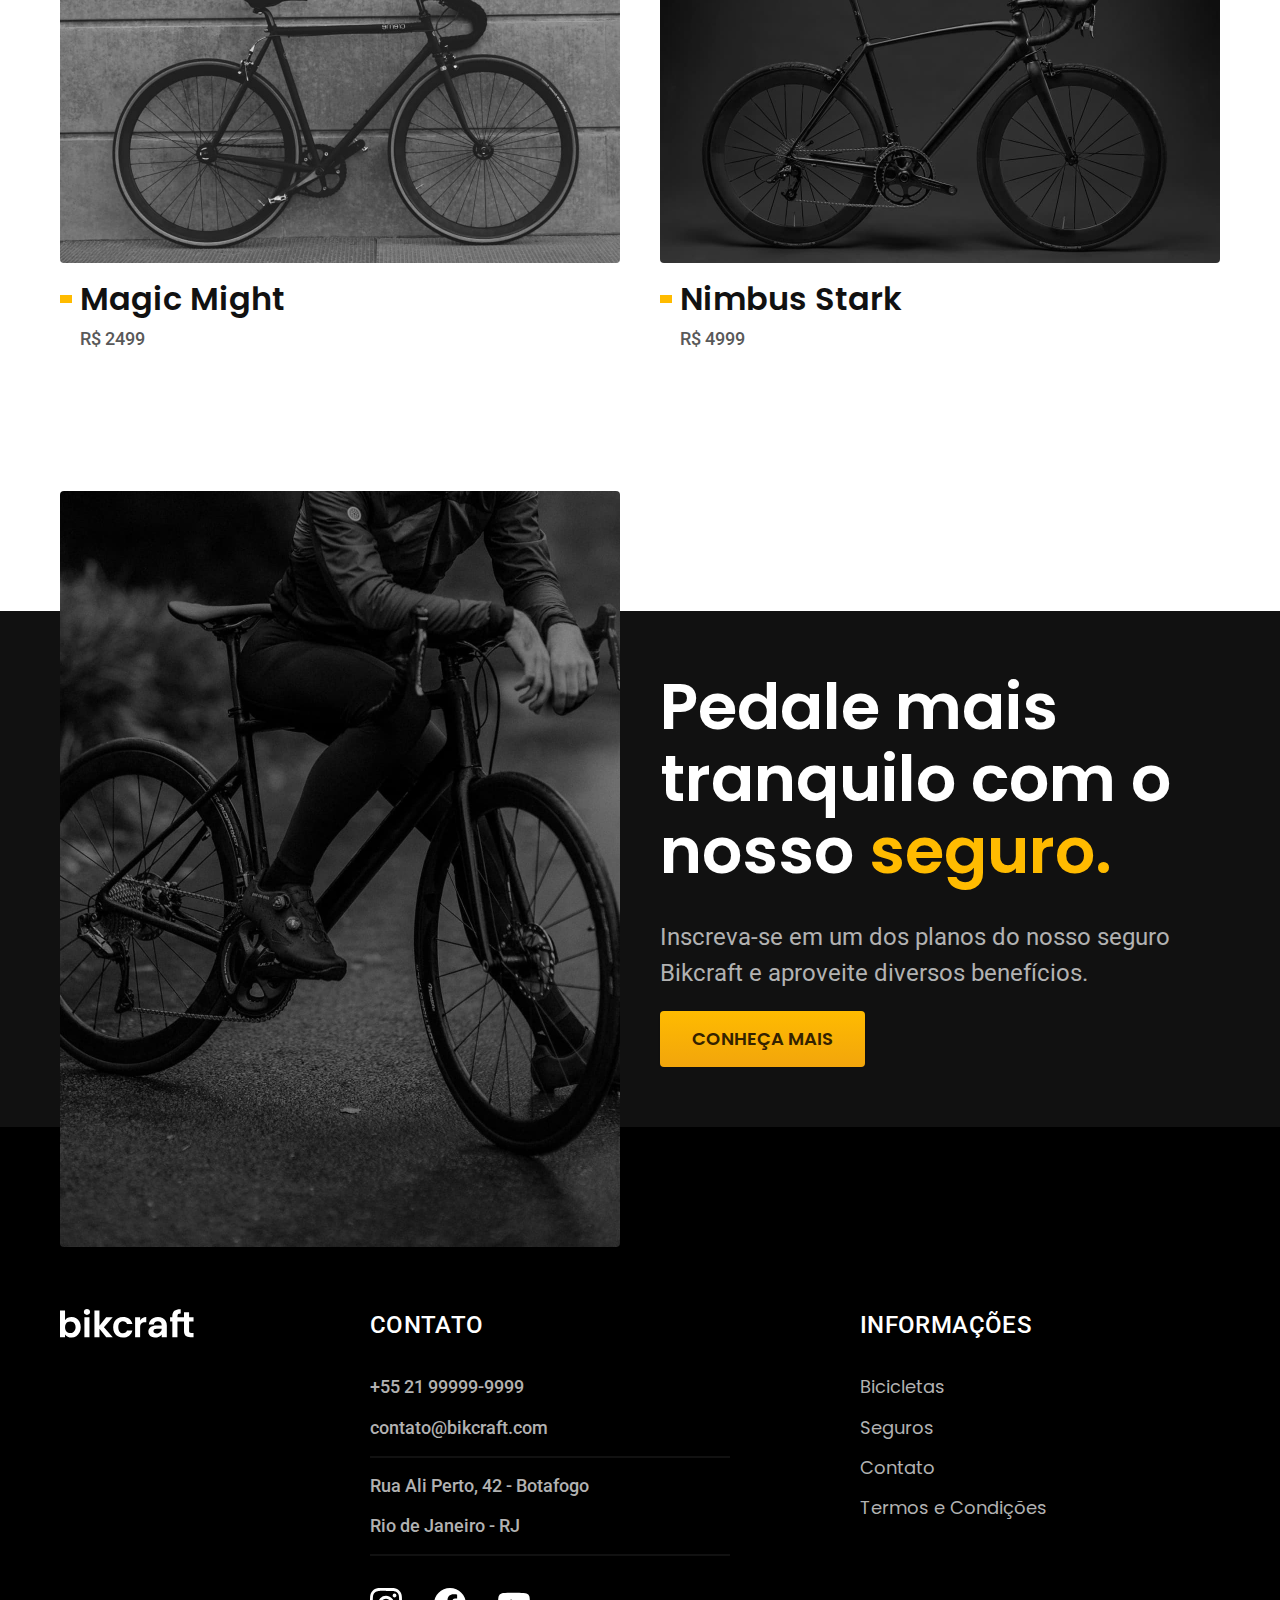
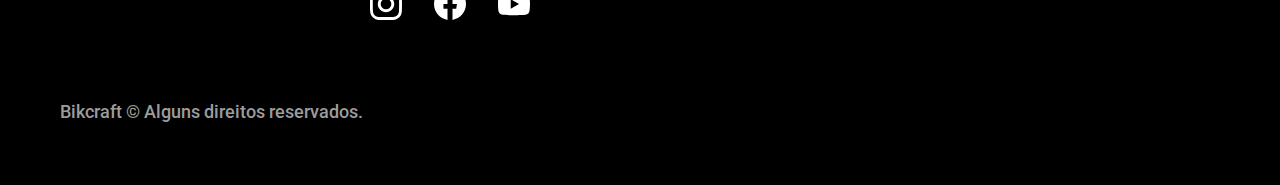
<file: bicicletas/nebula.html>
<!DOCTYPE html>
<html lang="pt-br">
<head>
    <meta charset="UTF-8">
    <meta http-equiv="X-UA-Compatible" content="IE=edge">
    <meta name="viewport" content="width=device-width, initial-scale=1.0">
    <title>Nebula | Bikcraft</title>
    <meta name="description" content="Nebula.">
    <link rel="stylesheet" href="../css/style.css">
    <link rel="preconnect" href="https://fonts.googleapis.com">
    <link rel="preconnect" href="https://fonts.gstatic.com" crossorigin>
    <link href="https://fonts.googleapis.com/css2?family=Merriweather:ital,wght@1,900&family=Poppins:wght@400;600&family=Roboto:wght@400;500&display=swap" rel="stylesheet">
</head>
<body id="bicicleta">
    <header class="header_bg">
        <div class="header container">
            <a href="../">
                <img src="../img/bikcraft.svg" alt="Bikcraft">
            </a>
            <nav aria-label="primaria">
                <ul class="header_menu font_1_m cor_0">
                    <li><a href="../bicicletas.html">Bicicletas</a></li>
                    <li><a href="../seguros.html">Seguros</a></li>
                    <li><a href="../contato.html">Contato</a></li>
                </ul>
            </nav>
        </div>
    </header>
    <main class="titulo_bg">
        <div>
            <div class="titulo container">
                <p class="font_2_xl cor_5">R$ 3999</p>
                <h1 class="font_1_xxl cor_0">Nebula Cosmic<span class="cor_p1">.</span></h1>
            </div>
        </div>
        <div class="bicicleta container">
            <div class="bicicleta_imagens">
                <img src="../img/bicicleta/nimbus3.jpg" alt="">
                <img src="../img/bicicleta/nimbus1.jpg" alt="">
                <img src="../img/bicicleta/nimbus2.jpg" alt="">
            </div>
            <div class="bicicleta_conteudo">
                <p class="font_2_l cor_5">A Nebula Cosmic é a melhor Bikcraft já criada pela nossa equipe. Ela vem equipada com os melhores acessórios, o que garante maior velocidade.</p>
                <div class="bicicleta_comprar">
                    <a class="botao" href="../orcamento.html">Comprar agora</a>
                    <span class="font_1_xs cor_6"><img src="../img/icones/entrega.svg" alt="">entrega em 5 dias</span>
                    <span class="font_1_xs cor_6"><img src="../img/icones/estoque.svg" alt="">18 em estoque</span>
                </div>
                <h2 class="font_1_xs cor_0">Informações</h2>
                <ul class="bicicleta_informacoes">
                    <li>
                        <img src="../img/icones/eletrica.svg" alt="">
                        <h3 class="font_1_m cor_0">Motor Elétrico</h3>
                        <p class="font_2_xs cor_5">Permite você viajar distâncias inimaginaveis com a sua bike.</p>
                    </li>
                    <li>
                        <img src="../img/icones/velocidade.svg" alt="">
                        <h3 class="font_1_m cor_0">40 km/h</h3>
                        <p class="font_2_xs cor_5">A mais rápida bicicleta elétrica disponível hoje no mercado.</p>
                    </li>
                    <li>
                        <img src="../img/icones/rastreador.svg" alt="">
                        <h3 class="font_1_m cor_0">Rastreador</h3>
                        <p class="font_2_xs cor_5">Rastreador e sistema anti-furto para garantir o seu sossego.</p>
                    </li>
                    <li>
                        <img src="../img/icones/carbono.svg" alt="">
                        <h3 class="font_1_m cor_0">Fibra de Carbono</h3>
                        <p class="font_2_xs cor_5">Maior proteção possível para a sua Bikcraft com fibra de carbono.</p>
                    </li>
                </ul>
                <h2 class="font_1_xs cor_0">Ficha técnica</h2>
                <ul class="bicicleta_ficha font_2_s cor_4">
                    <li class="">Peso <span>9 kg</span></li>
                    <li class="">Altura <span>60 cm</span></li>
                    <li class="">largura <span>120 cm</span></li>
                    <li class="">Profundidade <span>10 cm</span></li>
                    <li class="">Marchas <span>16</span></li>
                    <li class="">Roda <span>29</span></li>
                </ul>
            </div>
        </div>
    </main>
    <article class="bicicletas_lista container">
        <h2 class="font_1_xxl">escolha a sua<span class="cor_p1">.</span></h2>
        <ul>
            <li>
                <a href="./magic.html">
                    <img src="../img/bicicletas/magic.jpg" alt="Bicicleta preta">
                    <h3 class="font_1_xl">Magic Might</h3>
                    <span class="font_2_m cor_8">R$ 2499</span>
                </a>
            </li>
            <li>
                <a href="./nimbus.html">
                    <img src="../img/bicicletas/nimbus.jpg" alt="Bicicleta preta">
                    <h3 class="font_1_xl">Nimbus Stark</h3>
                    <span class="font_2_m cor_8">R$ 4999</span>
                </a>
            </li>
        </ul>
    </article>
    <article class="seguro_bg">
        <div class="seguro container">
            <div class="seguro_imagem">
                <img src="../img/fotos/seguros.jpg" alt="Pessoa parada em cima de uma bicicleta">
            </div>
            <div class="seguro_conteudo">
                <h2 class="font_1_xxl cor_0">Pedale mais tranquilo com o nosso <span class="cor_p1">seguro.</span></h2>
                <p class="font_2_l cor_5">Inscreva-se em um dos planos do nosso seguro Bikcraft e aproveite diversos benefícios.</p>
                <a class="botao" href="../seguros.html">Conheça Mais</a>
            </div>
        </div>
    </article>
    <footer class="footer_bg">
        <div class="footer container">
            <img src="../img/bikcraft.svg" alt="Bikcraft">
            <div class="footer_contato">
                <h3 class="font_2_l_b cor_0">contato</h3>
                <ul class="font_2_m cor_5">
                    <li><a href="tel:+5521999999999">+55 21 99999-9999</a></li>
                    <li><a href="mailto:contato@bikcraft.com">contato@bikcraft.com</a></li>
                    <li>Rua Ali Perto, 42 - Botafogo</li>
                    <li>Rio de Janeiro - RJ</li>
                </ul>
                <div class="footer_redes">
                    <a href="../">
                        <img src="../img/redes/instagram.svg" alt="Instagram">
                    </a>
                    <a href="../">
                        <img src="../img/redes/facebook.svg" alt="Facebook">
                    </a>
                    <a href="../">
                        <img src="../img/redes/youtube.svg" alt="Youtube">
                    </a>
                </div>
            </div>
            <div class="footer_informacoes">
                <h3 class="font_2_l_b cor_0">Informações</h3>
                <nav>
                    <ul class="font_1_m cor_5">
                        <li><a href="../bicicletas.html">Bicicletas</a></li>
                        <li><a href="../seguros.html">Seguros</a></li>
                        <li><a href="../contato.html">Contato</a></li>
                        <li><a href="../termos.html">Termos e Condições</a></li>
                    </ul>
                </nav>
            </div>
            <p class="footer_copy font_2_m cor_6">Bikcraft © Alguns direitos reservados.</p>
        </div>
    </footer>
</body>
</html>
</file>
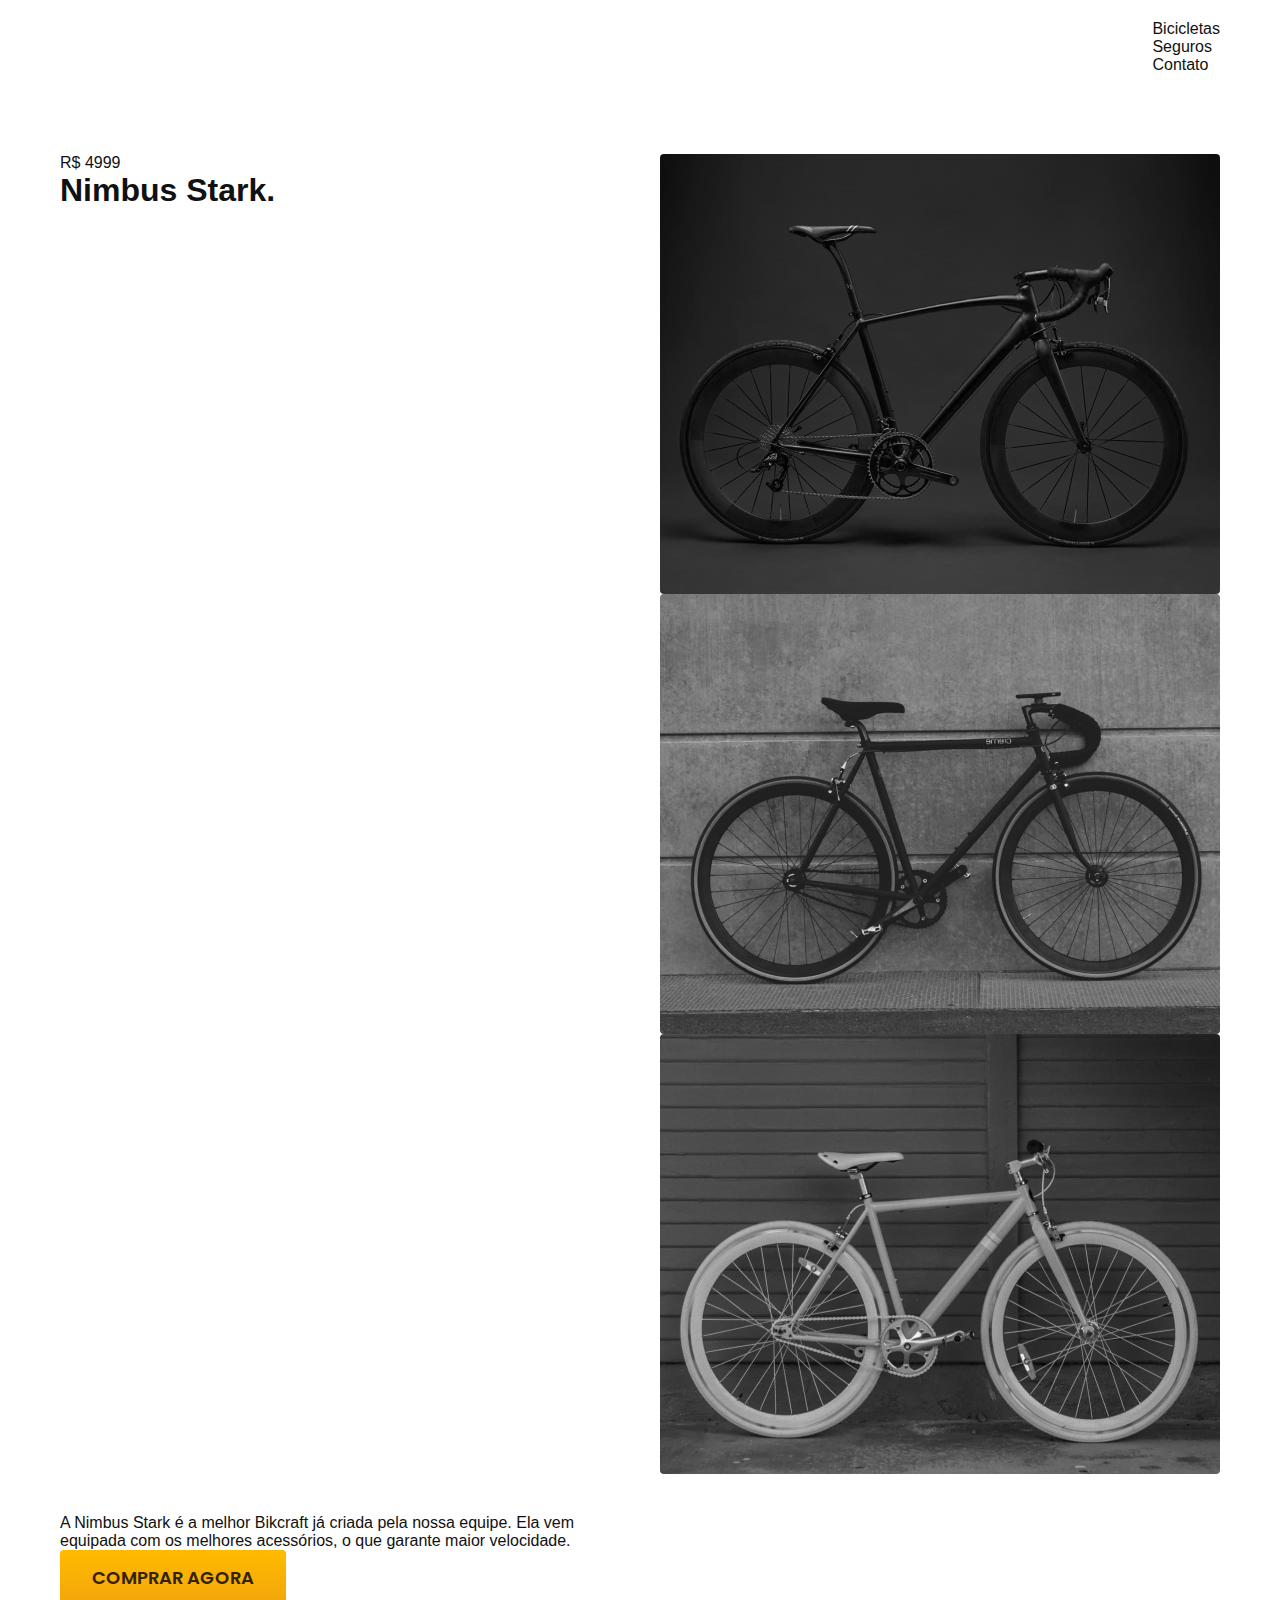
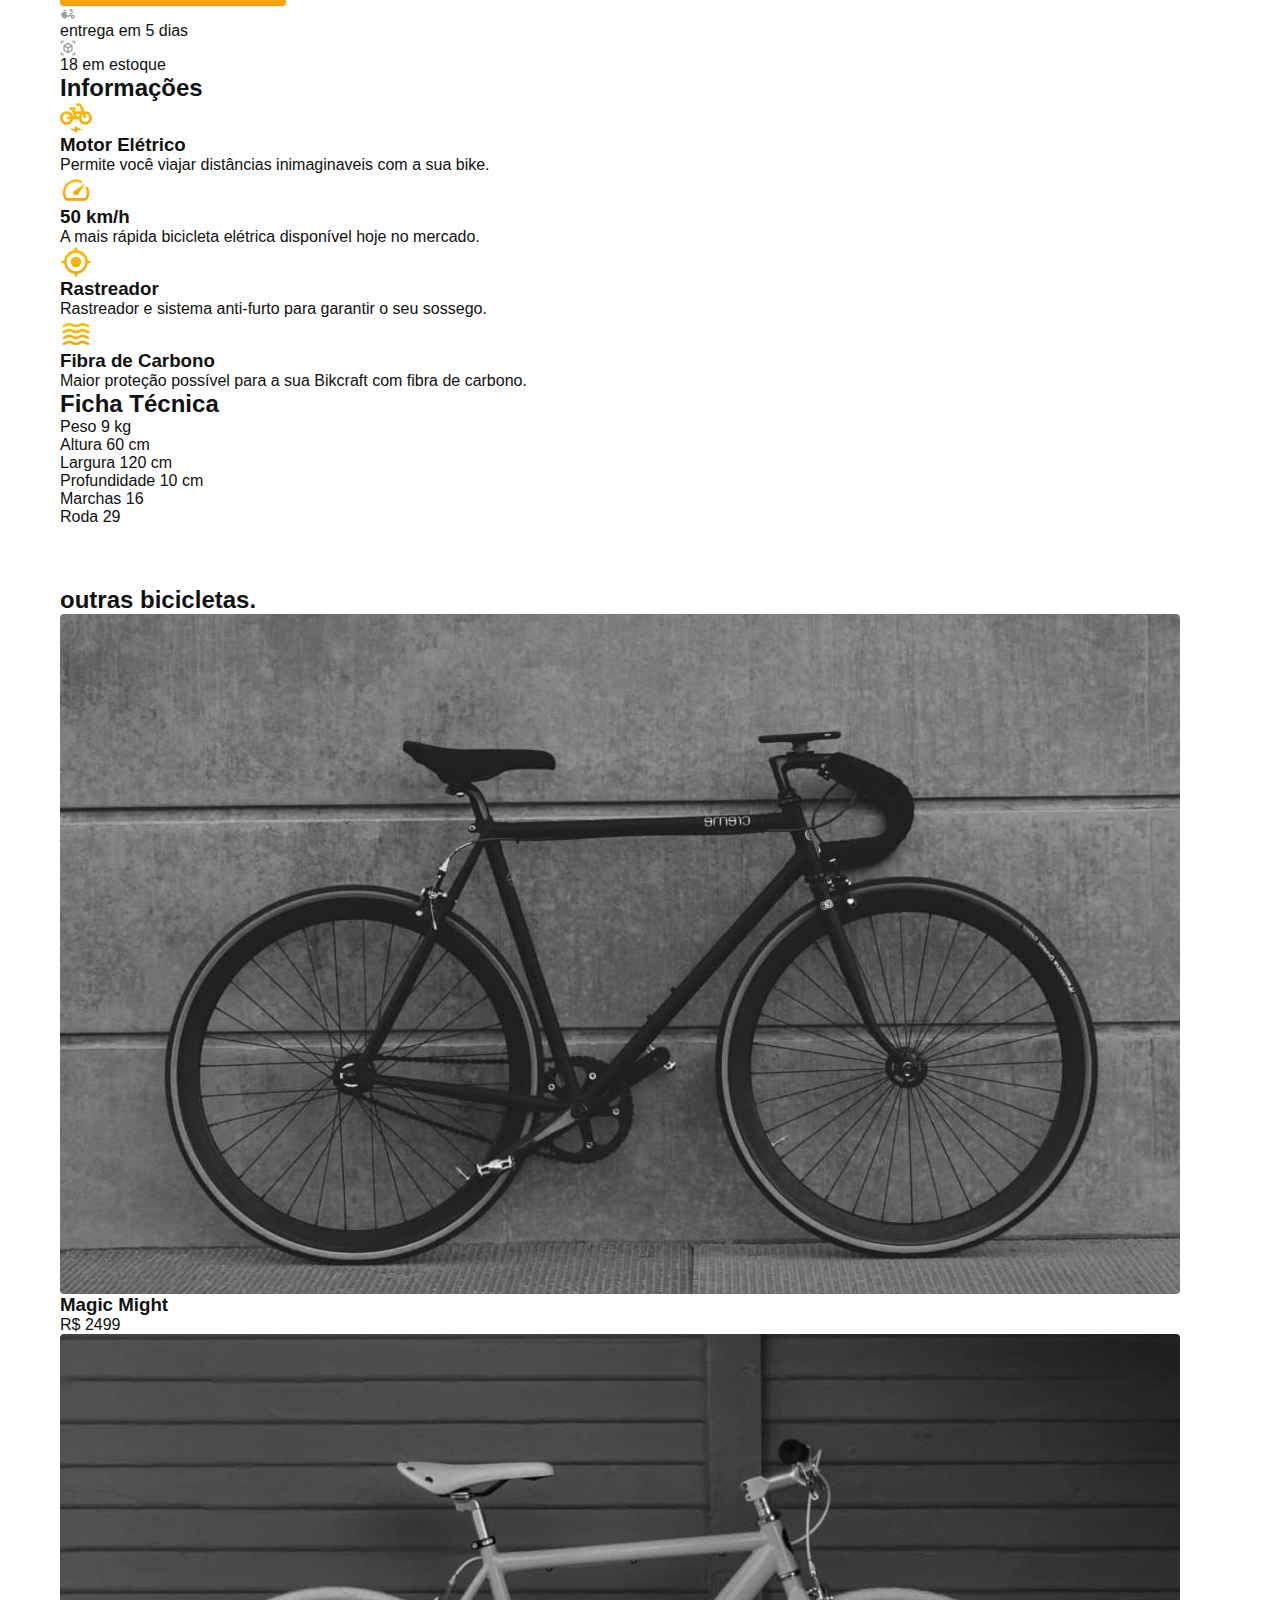
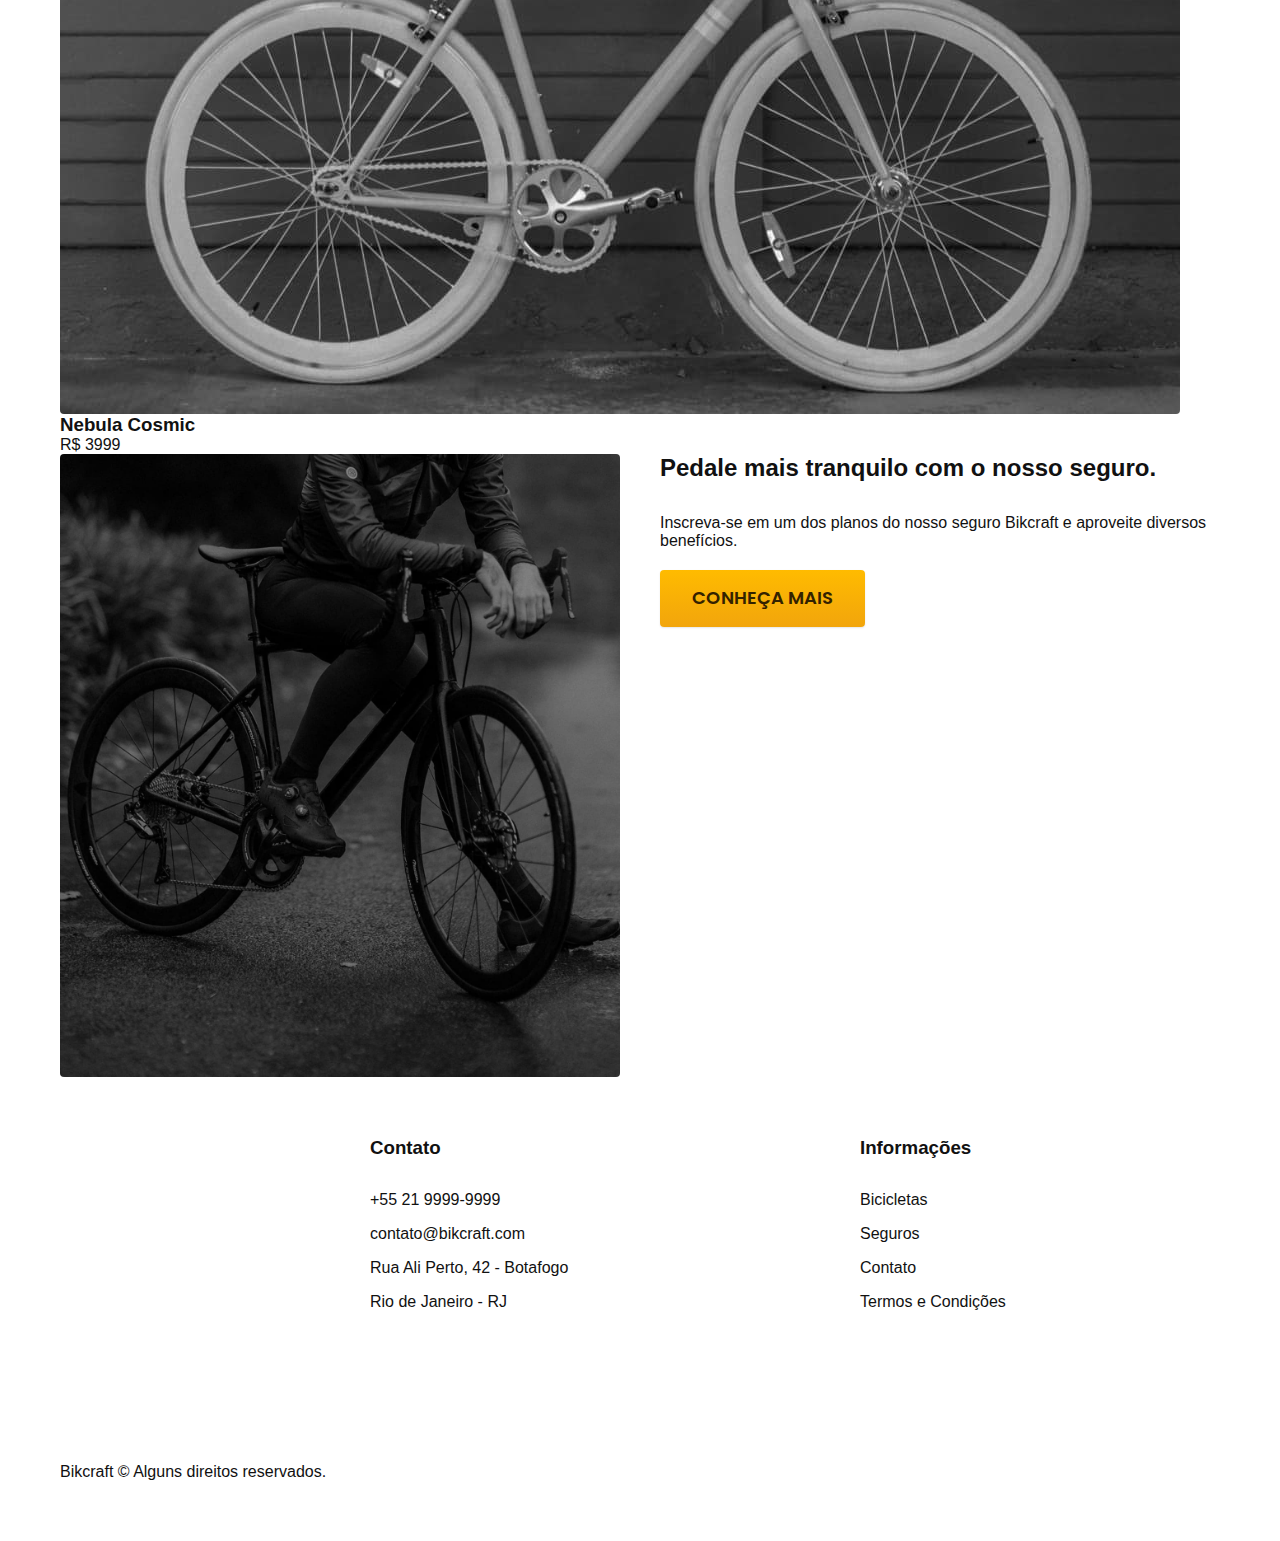
<file: bicicletas/nimbus.html>
<!DOCTYPE html>
<html lang="pt-br">

<head>
  <meta charset="UTF-8">
  <meta name="viewport" content="width=device-width, initial-scale=1.0">
  <title>Nimbus | Bikcraft</title>
  <meta name="description" content="Bicicletas elétricas de alta precisão e qualidade,  feitas sob medida para o cliente. Explore o mundo na sua velocidade com a Bikcraft.">

  <link rel="icon" href="./favicon.svg" type="image/svg+xml">

  <link href="../css/style.css" rel="preload" as="style">
  <link href="../css/style.css" rel="stylesheet">

  <link rel="preconnect" href="https://fonts.googleapis.com">
  <link rel="preconnect" href="https://fonts.gstatic.com" crossorigin>
  <link href="https://fonts.googleapis.com/css2?family=Merriweather:ital,wght@1,900&family=Poppins:wght@500;600&family=Roboto:wght@400;500&display=swap" rel="stylesheet">
</head>

<body id="bicicleta">
  <header class="header-bg">
    <div class="header container">
      <a href="../">
        <img src="../img/bikcraft.svg" alt="Bikcraft" width="136" height="32">
      </a>
      <nav aria-label="primaria">
        <ul class="header-menu font-1-m cor-0">
          <li><a href="../bicicletas.html">Bicicletas</a></li>
          <li><a href="../seguros.html">Seguros</a></li>
          <li><a href="../contato.html">Contato</a></li>
        </ul>
      </nav>
    </div>
  </header>

  <main class="bicicleta-bg">
    <div class="bicicleta container">
      <div class="bicicleta-titulo">
        <span class="font-2-xl cor-5">R$ 4999</span>
        <h1 class="font-1-xxl cor-0">Nimbus Stark<span class="cor-p1">.</span></h1>
      </div>
      <div class="bicicleta-imagens">
        <img src="../img/bicicleta/nimbus1.jpg" alt="Bicicleta preta" width="560" height="440">
        <img src="../img/bicicleta/nimbus2.jpg" alt="Bicicleta branca" width="560" height="440">
        <img src="../img/bicicleta/nimbus3.jpg" alt="Bicicleta preta" width="560" height="440">
      </div>
      <div class="bicicleta-conteudo">
        <p class="font-2-l cor-5">A Nimbus Stark é a melhor Bikcraft já criada pela nossa equipe. Ela vem equipada com os melhores acessórios, o que garante maior velocidade.</p>
        <div class="bicicleta-comprar">
          <a class="botao" href="../orcamento.html?tipo=bikcraft&produto=nimbus">Comprar Agora</a>
          <span class="font-1-xs cor-6"><img src="../img/icones/entrega.svg" alt=""> entrega em 5 dias</span>
          <span class="font-1-xs cor-6"><img src="../img/icones/estoque.svg" alt=""> 18 em estoque</span>
        </div>
        <h2 class="font-1-xs cor-0">Informações</h2>
        <ul class="bicicleta-informacoes">
          <li>
            <img src="../img/icones/eletrica.svg" alt="">
            <h3 class="font-1-m cor-0">Motor Elétrico</h3>
            <p class="font-2-xs cor-5">Permite você viajar distâncias inimaginaveis com a sua bike.</p>
          </li>
          <li>
            <img src="../img/icones/velocidade.svg" alt="">
            <h3 class="font-1-m cor-0">50 km/h</h3>
            <p class="font-2-xs cor-5">A mais rápida bicicleta elétrica disponível hoje no mercado.</p>
          </li>
          <li>
            <img src="../img/icones/rastreador.svg" alt="">
            <h3 class="font-1-m cor-0">Rastreador</h3>
            <p class="font-2-xs cor-5">Rastreador e sistema anti-furto para garantir o seu sossego.</p>
          </li>
          <li>
            <img src="../img/icones/carbono.svg" alt="">
            <h3 class="font-1-m cor-0">Fibra de Carbono</h3>
            <p class="font-2-xs cor-5">Maior proteção possível para a sua Bikcraft com fibra de carbono.</p>
          </li>
        </ul>
        <h2 class="font-1-xs cor-0">Ficha Técnica</h2>
        <ul class="bicicleta-ficha font-2-s cor-4">
          <li>Peso <span>9 kg</span></li>
          <li>Altura <span>60 cm</span></li>
          <li>Largura <span>120 cm</span></li>
          <li>Profundidade <span>10 cm</span></li>
          <li>Marchas <span>16</span></li>
          <li>Roda <span>29</span></li>
        </ul>
      </div>
    </div>
  </main>

  <article class="bicicletas-lista container">
    <h2 class="font-1-xxl">outras bicicletas<span class="cor-p1">.</span></h2>
    <ul>
      <li>
        <a href="./magic.html">
          <img src="../img/bicicletas/magic.jpg" alt="Bicicleta preta">
          <h3 class="font-1-xl">Magic Might</h3>
          <span class="font-2-m cor-8">R$ 2499</span>
        </a>
      </li>
      <li>
        <a href="./nebula.html">
          <img src="../img/bicicletas/nebula.jpg" alt="Bicicleta branca">
          <h3 class="font-1-xl">Nebula Cosmic</h3>
          <span class="font-2-m cor-8">R$ 3999</span>
        </a>
      </li>
    </ul>
  </article>

  <article class="seguro-bg">
    <div class="seguro container">
      <div class="seguro-imagem">
        <img src="../img/fotos/seguros.jpg" alt="Pessoa parada em cima de uma bicicleta">
      </div>
      <div class="seguro-conteudo">
        <h2 class="font-1-xxl cor-0">Pedale mais tranquilo com o nosso <span class="cor-p1">seguro.</span></h2>
        <p class="font-2-l cor-5">Inscreva-se em um dos planos do nosso seguro Bikcraft e aproveite diversos benefícios.</p>
        <a class="botao" href="../seguros.html">Conheça Mais</a>
      </div>
    </div>
  </article>

  <footer class="footer-bg">
    <div class="footer container">
      <img src="../img/bikcraft.svg" alt="Bikcraft">
      <div class="footer-contato">
        <h3 class="font-2-l-b cor-0">Contato</h3>
        <ul class="font-2-m cor-5">
          <li>+55 21 9999-9999</li>
          <li>contato@bikcraft.com</li>
          <li>Rua Ali Perto, 42 - Botafogo</li>
          <li>Rio de Janeiro - RJ</li>
        </ul>
        <div class="footer-redes">
          <a href="./"><img src="../img/redes/instagram.svg" alt="Instagram"></a>
          <a href="./"><img src="../img/redes/facebook.svg" alt="Facebook"></a>
          <a href="./"><img src="../img/redes/youtube.svg" alt="Youtube"></a>
        </div>
      </div>
      <div class="footer-informacoes">
        <h3 class="font-2-l-b cor-0">Informações</h3>
        <nav>
          <ul class="font-1-m cor-5">
            <li><a href="../bicicletas.html">Bicicletas</a></li>
            <li><a href="../seguros.html">Seguros</a></li>
            <li><a href="../contato.html">Contato</a></li>
            <li><a href="../termos.html">Termos e Condições</a></li>
          </ul>
        </nav>
      </div>
      <p class="font-2-m cor-6 footer-copy">Bikcraft © Alguns direitos reservados.</p>
    </div>
  </footer>

  <script src="../js/script.js"></script>
</body>

</html>
</file>
<file: css/style.css>
@import "./global/global.css";
@import "./utilidades/tipografia.css";
@import "./utilidades/cores.css";

@import "./global/header.css";
@import "./global/footer.css";

/* Utilidades */
@import "./utilidades/componentes.css";
@import "./utilidades/formulario.css";

/* Home */
@import "./home/introducao.css";
@import "./home/tecnologia.css";
@import "./home/parceiros.css";
@import "./home/depoimento.css";

/* bicicletas */
@import "./bicicletas/bicicletas-lista.css";
@import "./bicicletas/bicicletas.css";

/* bicicleta */
@import "./bicicleta/bicicleta.css";
@import "./bicicleta/seguro.css";

/* seguros */
@import "./seguros/seguros.css";
@import "./seguros/vantagens.css";
@import "./seguros/perguntas.css";

/* contato */
@import "./contato/contato.css";
@import "./contato/lojas.css";

/* orçamento */
@import "./orcamento/orcamento.css";

/* termos */
@import "./termos/termos.css";
</file>
<file: css/style.min.css>
body{margin:0;font-family:Arial,Helvetica,sans-serif;color:#111}blockquote,dd,h1,h2,h3,h4,p,ul{margin:0}ul{padding:0;list-style:none}a{text-decoration:none;color:inherit}img{max-width:100%;display:block}img[src$=".jpg"]{border-radius:4px}.font_1_xs{font:400 0.75rem/1.35 Poppins,sans-serif}.font_2_xs{font:400 0.875rem/1.43 Roboto,sans-serif}.font_1_s{font:400 1rem/1.5 Poppins,sans-serif}.font_2_s{font:400 1rem/1.5 Roboto,sans-serif}.font_1_m,.font_1_m_b{font:400 1.125rem/1.35 Poppins,sans-serif}.font_1_m_b{font-weight:600}.font_2_m{font:500 1.125rem/1.35 Roboto,sans-serif}.font_1_l{font:400 1.5rem/1.5 Poppins,sans-serif}.font_2_l,.font_2_l_b{font:400 1.5rem/1.5 Roboto,sans-serif}.font_2_l_b{font-weight:500;letter-spacing:.015em;text-transform:uppercase}.font_1_xl{font:600 2rem/1.25 Poppins,sans-serif}.font_2_xl{font:500 2rem/1.25 Roboto,sans-serif}.font_1_xxl{font:600 4rem/1.125 Poppins,sans-serif}@media (max-width:1200px){.font_1_xxl{font-size:3rem}.font_2_l{font-size:1.125rem}.font_2_l_b{font-size:1.125rem}}@media (max-width:800px){.font_1_xxl{font-size:2rem}.font_1_xl,.font_2_xl{font-size:1.5rem}}:root{--cor-0:#ffffff;--cor-1:#f7f7f7;--cor-2:#ededed;--cor-3:#dedede;--cor-4:#cccccc;--cor-5:#b2b2b2;--cor-6:#9c9c9c;--cor-7:#717171;--cor-8:#595959;--cor-9:#404040;--cor-10:#2e2e2e;--cor-11:#111111;--cor-12:#000000;--cor-p1:#ffbb00;--cor-p2:#e5a40b;--cor-p3:#a66f00;--cor-p4:#664400;--cor-p5:#332200}.cor_0{color:var(--cor-0)}.cor_1{color:var(--cor-1)}.cor_2{color:var(--cor-2)}.cor_3{color:var(--cor-3)}.cor_4{color:var(--cor-4)}.cor_5{color:var(--cor-5)}.cor_6{color:var(--cor-6)}.cor_7{color:var(--cor-7)}.cor_8{color:var(--cor-8)}.cor_9{color:var(--cor-9)}.cor_10{color:var(--cor-10)}.cor_11{color:var(--cor-11)}.cor_12{color:var(--cor-12)}.cor_p1{color:var(--cor-p1)}.cor_p2{color:var(--cor-p2)}.cor_p3{color:var(--cor-p3)}.cor_p4{color:var(--cor-p4)}.cor_p5{color:var(--cor-p5)}[data-anime]{opacity:0}.anime{opacity:1;transform:none;transition:transform .8s,opacity .8s}.header_bg{background-color:var(--cor-12)}.header{display:flex;flex-wrap:wrap;gap:20px;justify-content:space-between;align-items:center;padding-top:20px;padding-bottom:20px}.header_menu{display:flex;flex-wrap:wrap;gap:40px}.header_menu a{display:inline-block;padding:16px 0;position:relative}.header_menu a::after{content:"";display:block;height:2px;width:0;background:var(--cor-0);margin-top:4px;transition:.3s;position:absolute}.header_menu a.ativo::after,.header_menu a:hover::after{width:100%}@media (max-width:800px){.header_menu{gap:20px}.header_menu a{background-color:var(--cor-11);padding:12px 16px;border-radius:4px}.header_menu a:hover{background-color:var(--cor-10)}.header_menu a::after{display:none}}@media (max-width:600px){.header_menu{gap:12px}.header_menu a{padding:8px 12px;font-size:14px}}.footer_bg{background:var(--cor-12)}.footer{display:grid;grid-template-columns:3fr 5fr 4fr;gap:40px;padding-top:60px;padding-bottom:60px}.footer h3{margin-bottom:32px}.footer_contato ul{margin-bottom:32px}.footer_contato li:nth-child(2n):after{content:"";display:block;max-width:360px;height:2px;background:var(--cor-11);margin-top:16px}.footer li{margin-bottom:16px}.footer_redes{display:flex;gap:32px}.footer a:hover{color:var(--cor-0)}.footer_copy{grid-column:1/-1;margin-top:40px}@media (max-width:800px){.footer>img{display:none}.footer{grid-template-columns:1fr 1fr}}@media (max-width:600px){.footer{grid-template-columns:1fr;gap:60px}.footer_copy{margin-top:0}}.container{box-sizing:border-box;max-width:1200px;padding-left:20px;padding-right:20px;margin-left:auto;margin-right:auto}.botao{display:inline-block;padding:16px 32px;background:linear-gradient(#fb0,#f2a50c);border-radius:4px;box-shadow:0 1px 2px rgba(0,0,0,.1);text-transform:uppercase;color:var(--cor-p5);font:600 1.125rem/1.35 Poppins,sans-serif;max-width:max-content;border:none;cursor:pointer}.botao:hover{background:linear-gradient(#ffb60d,#e59317)}.botao.secundario{background:var(--cor-10);color:var(--cor-2)}.botao.secundario:hover{background:var(--cor-9)}.botao.seta{display:flex;align-items:center}.botao.seta::after{content:"";display:inline-block;width:18px;height:10px;margin-left:12px;background:url(../img/icones/seta.svg);transition:transform .2s}.botao.seta:hover::after{transform:translateX(4px)}@media (max-width:600px){.botao{padding:12px 16px;font-size:1rem}}.link{display:inline-block;color:var(--cor-p1);font:500 1.5rem/1.5 Poppins,sans-serif;text-transform:uppercase}.link::after{content:"";display:block;width:100%;height:4px;background-color:currentColor}.link:hover{color:var(--cor-0)}.titulo_bg{padding-top:60px;padding-bottom:60px;background-color:var(--cor-11)}.titulo{background:url(../img/dec/top-right.svg) no-repeat top right 20px}.titulo p{margin-bottom:4px}@media (max-width:800px){.titulo_bg{padding-top:40px;padding-bottom:40px}.titulo p{font-size:1rem;text-transform:lowercase;font-weight:400}}.form{display:grid;grid-template-columns:1fr 1fr;gap:20px}.form label{display:block;font:600px 1rem/1.5 Poppins,sans-serif;margin-bottom:4px}.form .col-2{grid-column:span 2}.form input[type=email],.form input[type=text],.form textarea{font:400 1rem/1.5 Roboto,sans-serif;background:var(--cor-1);border:1px solid var(--cor-2);padding:12px;border-radius:4px;width:100%;box-sizing:border-box}.form input[type=email]:focus,.form input[type=text]:focus,.form textarea:focus{outline:0;border-color:var(--cor-p1);background:var(--cor-0);box-shadow:0 0 0 2px #fea}@media (max-width:600px){.form{grid-template-columns:1fr}.form .col-2{grid-column:1}}.introducao_bg{background:var(--cor-12) url(../img/dec/bottom-left.svg) no-repeat bottom 160px left 20px;box-shadow:inset 0 -120px var(--cor-0)}.introducao{display:grid;grid-template-columns:1fr 1fr;gap:0 40px}.introducao_conteudo{align-self:end;padding-bottom:200px}.introducao img{width:100%;height:100%;object-fit:cover;border-radius:4px}.introducao h1{margin-bottom:32px}.introducao p{margin-bottom:20px}@media (max-width:800px){.introducao_bg{background:var(--cor-11);padding-top:40px;box-shadow:inset 0 -60px #fff}.introducao{grid-template-columns:1fr;gap:32px}.introducao_conteudo{padding-bottom:0}.introducao h1{margin-bottom:16px}.introducao img{height:300px;width:100%}}.tecnologia_bg{background-color:var(--cor-11);box-shadow:inset 0 80px var(--cor-0),inset 0 -80px var(--cor-0)}.tecnologia{display:grid;grid-template-columns:1fr 1fr;gap:40px}.tecnologia_imagem img{width:100%;height:100%;object-fit:cover;object-position:left}.tecnologia_conteudo{padding-top:160px;padding-bottom:160px}.tecnologia_conteudo>span{display:block;margin-bottom:20px}.tecnologia_conteudo h2{margin-bottom:32px}.tecnologia_conteudo>p{margin-bottom:20px}.tecnologia a{margin-bottom:80px}.tecnologia_vantagens{display:flex;gap:40px}.tecnologia_vantagens h3{margin-bottom:8px;width:max-content}.tecnologia_vantagens img{width:24px;margin-bottom:8px}@media (max-width:800px){.tecnologia_bg{box-shadow:initial}.tecnologia{grid-template-columns:1fr}.tecnologia_conteudo{padding-top:60px;padding-bottom:60px}.tecnologia_imagem{display:none}.tecnologia a{margin-bottom:60px}}@media (max-width:600px){.tecnologia_vantagens{flex-direction:column}}.parceiros{padding-top:60px;padding-bottom:120px}.parceiros h2{margin-bottom:60px}.parceiros ul{padding:0 20px;max-width:1400px;display:grid;grid-template-columns:repeat(4,1fr);margin:0 auto}.parceiros li{display:flex;padding:32px;border-left:2px solid var(--cor-5)}.parceiros img{margin:auto}.parceiros li:first-child,.parceiros li:nth-child(5){border-left:none}.parceiros li:nth-child(n+5){border-top:2px solid var(--cor-5)}@media (max-width:800px){.parceiros{padding-bottom:60px}.parceiros li{padding:20px}.parceiros h2{margin-bottom:20px}.parceiros ul{grid-template-columns:repeat(2,1fr)}.parceiros li:nth-child(n+3){border-top:2px solid var(--cor-5)}.parceiros li:nth-child(odd){border-left:none}}.depoimento{display:grid;grid-template-columns:1fr 1fr;background-color:var(--cor-p1);overflow:hidden}.depoimento img{width:100%;height:100%;object-fit:cover;border-radius:0}.depoimento_conteudo{padding:40px 40px 80px 80px;align-self:end;background:url(../img/dec/bottom-right-p.svg) no-repeat bottom 40px right 40px}.depoimento_conteudo p{max-width:32ch;font-family:Merriweather,serif;font-style:italic;font-weight:900;margin-bottom:32px;position:relative}.depoimento p::after,.depoimento p::before{font-size:5rem;color:var(--cor-p2);position:absolute}.depoimento p::before{content:"“";left:-50px;top:-20px}.depoimento p::after{content:"”"}@media (min-width:1200px){.depoimento img{max-height:520px}}@media (max-width:800px){.depoimento{grid-template-columns:1fr;text-align:center}.depoimento img{max-height:200px}.depoimento_conteudo{padding:40px 20px;justify-self:center}}.bicicletas_lista{padding-top:60px;padding-bottom:120px}.bicicletas_lista h2{margin-bottom:40px}.bicicletas_lista ul{display:flex;gap:40px;padding:0 20px 20px 20px;max-width:1400px;margin-left:auto;margin-right:auto;overflow-x:auto}#bicicleta .bicicletas_lista ul{padding:0 0 20px 0}.bicicletas_lista li{flex:1;min-width:280px}.bicicletas_lista a{display:block}.bicicletas_lista img{margin-bottom:16px}.bicicletas_lista h3{margin-bottom:8px;display:flex;align-items:center}.bicicletas_lista h3::before{content:"";display:inline-block;height:8px;width:12px;margin-right:8px;background-color:var(--cor-p1);transition:width .2s}.bicicletas_lista a:hover h3::before{width:24px}.bicicletas_lista li span{padding-left:20px}@media (max-width:800px){.bicicletas_lista{padding-bottom:60px}.bicicletas_lista ul{gap:20px}}.bicicletas_bg{background:linear-gradient(to right,var(--cor-0) 30%,var(--cor-11) 0)}.bicicletas{display:grid;grid-template-columns:1fr 1fr;gap:40px;padding-top:60px;padding-bottom:60px;background:url(../img/dec/top-right.svg) no-repeat top 40px right 20px}.bicicletas_imagem{display:grid}.bicicletas_imagem img{grid-area:1/1}.bicicletas_imagem span{place-self:start end;margin-top:20px;grid-area:1/1;background:var(--cor-12);display:inline-block;padding:8px 16px 8px 8px;border-radius:4px 0 0 4px}.bicicletas_conteudo{display:grid;grid-template-columns:1fr auto;align-content:start}.bicicletas h2,.bicicletas p{grid-column:1/-1}.bicicletas h2{margin-bottom:20px}.bicicletas h2::before{content:"";display:block;width:12px;height:8px;background-color:var(--cor-p1);margin-bottom:8px}.bicicletas p{margin-bottom:32px}.bicicletas a{place-self:end}.bicicletas li{display:flex;align-items:center}.bicicletas ul{display:grid;gap:16px}.bicicletas_conteudo img{width:24px;margin-right:8px}@media (max-width:800px){.bicicletas_bg{background:var(--cor-11)}.bicicletas{grid-template-columns:1fr;gap:20px;padding-top:40px;padding-bottom:40px}}@media (max-width:600px){.bicicletas_conteudo{grid-template-columns:1fr}.bicicletas ul{font-size:1rem;grid-template-columns:1fr 1fr;margin-bottom:32px}.bicicletas a{place-self:start}}.bicicleta{display:grid;grid-template-columns:1fr 1fr;align-items:start;gap:40px;padding-top:60px;padding-bottom:60px}#bicicleta .titulo p{text-transform:uppercase}.bicicleta_imagens{display:flex;flex-wrap:wrap;gap:20px}.bicicleta_imagens img{flex:1;min-width:200px}.bicicleta_imagens img:first-child{min-width:100%}.bicicleta_conteudo>p{margin-bottom:32px}.bicicleta_comprar{display:grid;grid-template-columns:max-content auto;align-items:center;justify-items:start;gap:8px 12px;margin-bottom:40px}.bicicleta_comprar span{display:flex;align-items:center;background-color:var(--cor-12);gap:8px;padding:4px 8px;border-radius:4px}.bicicleta_comprar a{grid-row:span 2}.bicicleta_conteudo h2{text-transform:uppercase;letter-spacing:.15em;margin-bottom:12px}.bicicleta_ficha,.bicicleta_informacoes{padding:32px;background-color:var(--cor-12);border-radius:4px}.bicicleta_informacoes{margin-bottom:40px;display:grid;grid-template-columns:1fr 1fr;gap:32px}.bicicleta_informacoes img{width:24px;margin-bottom:8px}.bicicleta_informacoes h3{margin-bottom:8px}.bicicleta_ficha li{padding:4px 0;display:flex;justify-content:space-between;border-bottom:1px solid var(--cor-11)}.bicicleta_ficha li:last-child{border-bottom:none}.bicicleta_ficha span{color:var(--cor-6)}@media (max-width:800px){.bicicleta{grid-template-columns:1fr;padding-top:40px;padding-bottom:40px}.bicicleta_imagens{grid-row:2}}@media (max-width:400px){.bicicleta_informacoes{grid-template-columns:1fr}.bicicleta_comprar{grid-template-columns:1fr}}.seguro_bg{background-color:var(--cor-11);box-shadow:inset 0 120px var(--cor-0),inset 0 -120px var(--cor-12)}.seguro{display:grid;grid-template-columns:1fr 1fr;gap:40px}.seguro_imagem img{width:100%;height:100%;object-fit:cover}.seguro_conteudo{padding-top:180px;padding-bottom:180px}.seguro h2{margin-bottom:32px}.seguro p{margin-bottom:20px}@media (max-width:800px){.seguro_bg{box-shadow:inset 0 -60px var(--cor-12)}.seguro{grid-template-columns:1fr}.seguro_conteudo{grid-row:1;padding-top:40px;padding-bottom:0}}.seguros_bg{background-color:var(--cor-11)}.seguros{padding-top:60px;padding-bottom:60px;display:grid;grid-template-columns:1fr 1fr;gap:40px;align-items:center}#seguros .seguros{padding-top:0}.seguros h2{grid-column:1/-1}.seguros_item{background-color:var(--cor-12);padding:32px 32px 32px 60px;display:grid;grid-template-columns:1fr auto;border-radius:4px}.seguros_item h3{margin-bottom:40px}.seguros_item span{grid-column:2;display:block;text-align:right}.seguros_item ul{grid-column:1/-1;margin-bottom:32px}.seguros_item li{display:flex;align-items:center;position:relative}.seguros_item li+li{margin-top:20px}.seguros_item li::before{content:"";display:inline-block;width:13px;height:9px;background-image:url(../img/icones/lista.svg);position:absolute;left:-21px}.seguros_item a{grid-column:1/-1}@media (max-width:800px){.seguros{grid-template-columns:1fr}}.vantagens_bg{background-color:var(--cor-12)}.vantagens{padding-top:120px;padding-bottom:120px}.vantagens h2{margin-bottom:60px}.vantagens ul{display:grid;grid-template-columns:repeat(auto-fit,minmax(280px,max-content));gap:40px 80px}.vantagens h3,.vantagens img{margin-bottom:8px}@media (max-width:800px){.vantagens{padding-top:60px;padding-bottom:60px}.vantagens h2{margin-bottom:40px}.vantagens ul{gap:20px}}.perguntas{padding-top:120px;padding-bottom:120px}.perguntas h2{margin-bottom:60px}.perguntas dl>div{padding:20px;border-radius:4px}.perguntas dl>div:nth-child(odd){background-color:var(--cor-1)}.perguntas button{display:grid;grid-template-columns:auto 1fr auto;align-items:center;gap:8px;cursor:pointer;border:none;background:0 0;width:100%;text-align:left}.perguntas button::before{content:"";display:inline-block;width:12px;height:8px;background-color:var(--cor-p1)}.perguntas button::after{content:"";display:inline-block;width:14px;height:6px;background:url(../img/icones/seta-abrir.svg);transition:.3s}.perguntas button:hover::after,.perguntas button[aria-expanded=true]::after{transform:rotate(180deg)}.perguntas dd{display:none}.perguntas dd.ativa{display:block}.perguntas dd{padding-left:20px;padding-top:16px;max-width:80ch}@media (max-width:800px){.perguntas{padding-top:60px;padding-bottom:60px}.perguntas h2{padding-bottom:40px}}#contato{background:linear-gradient(var(--cor-11) 600px,var(--cor-1) 0)}.contato{display:grid;grid-template-columns:5fr 7fr}.contato_dados,.contato_formulario{padding:60px;box-shadow:0 1px 2px rgb(0,0,0,.1)}.contato_dados{border-radius:5px 0 0 5px;background:var(--cor-12) url(../img/dec/bottom-left.svg) no-repeat bottom 20px left 20px}.contato_formulario{border-radius:0 5px 5px 0;background:var(--cor-0) url(../img/dec/bottom-right.svg) no-repeat bottom 20px right 20px}.contato_dados h2{margin-bottom:60px}.contato_endereco{margin-bottom:32px;padding-left:28px;background:url(../img/icones/local.svg) no-repeat 0 2px}.contato_endereco p{margin-bottom:8px}.contato_meios a{display:block;max-width:max-content;margin-bottom:8px;padding-left:28px}.contato_meios a:hover{color:var(--cor-0)}.contato_meios a:first-child{background:url(../img/icones/email.svg) no-repeat 0 2px}.contato_meios a:nth-child(3){margin-top:32px;background:url(../img/icones/telefone.svg) no-repeat 0 2px;margin-bottom:60px}.contato_redes{display:flex;gap:32px;padding-left:28px}@media (max-width:800px){.contato{grid-template-columns:1fr}.contato_dados,.contato_formulario{padding:20px}.contato_dados h2,.contato_meios a:nth-child(3){margin-bottom:32px}.contato_dados{border-radius:5px 5px 0 0;background:var(--cor-12)}.contato_formulario{border-radius:0 0 5px 5px}.contato_redes{margin-bottom:12px}}.lojas{display:grid;grid-template-columns:1fr 1fr;gap:0 40px;padding-top:120px;padding-bottom:120px}.lojas h2{grid-column:1/-1;margin-bottom:60px}.lojas img{border-radius:4px 4px 0 0}.lojas_item{border-radius:4px;background:var(--cor-0);box-shadow:0 1px 2px rgba(0,0,0,.1)}.lojas_conteudo{display:grid;grid-template-columns:1fr 1fr;gap:32px 16px;padding:32px}.lojas_conteudo h3,.lojas_tempo{grid-column:1/-1}.lojas_dados{display:grid;gap:8px;border-left:2px solid var(--cor-2);padding-left:12px}.lojas_tempo{display:flex;align-items:center;gap:8px}@media (max-width:800px){.lojas{gap:20px;padding-top:60px;padding-bottom:60px}.lojas h2{margin-bottom:32px}.lojas_conteudo{grid-template-columns:1fr}}@media (max-width:600px){.lojas{grid-template-columns:1fr}}#orcamento{background:linear-gradient(var(--cor-11) 600px,var(--cor-1) 0)}.orcamento{display:grid;grid-template-columns:5fr 7fr;padding-bottom:120px}.orcamento h2{text-transform:uppercase;position:relative;display:flex;align-items:center}.orcamento h2::before{content:"";display:inline-block;width:4px;height:8px;background-color:var(--cor-p1);position:absolute;left:-12px}.orcamento_dados,.orcamento_produto{padding:60px;box-shadow:0 1px 2px rgba(0,0,0,.1)}.orcamento_produto{border-radius:5px 0 0 5px;background:var(--cor-12) url(../img/dec/bottom-left.svg) no-repeat bottom 20px left 20px;display:grid;grid-template-columns:1fr 1fr;gap:20px;align-content:start}.orcamento_produto>*{grid-column:1/-1}.orcamento_produto>label{grid-column:initial}.orcamento_produto label{font:400 1rem/1.5 Poppins,sans-serif;color:var(--cor-4);background-color:var(--cor-10);padding:12px 16px;border-radius:4px;cursor:pointer;display:grid;grid-template-columns:auto 1fr auto;align-items:center;border:1px solid var(--cor-10)}.orcamento_produto input:checked+label{background:var(--cor-0);color:var(--cor-11)}.orcamento_produto label::before{content:"";display:inline-block;box-sizing:border-box;width:12px;height:12px;border:1px solid var(--cor-6);border-radius:50%;margin-right:8px}.orcamento_produto input:checked+label::before{border-color:var(--cor-7);box-shadow:inset 0 0 0 3px var(--cor-0),inset 0 0 0 6px var(--cor-7)}.orcamento_produto label:hover{background-color:var(--cor-9);border-color:var(--cor-9)}.orcamento_produto input:focus+label{box-shadow:0 0 0 2px var(--cor-p1);border-color:var(--cor-12)}.orcamento_produto label span{display:none}.orcamento_produto input:checked+label span{display:inline-block}.orcamento_produto input{opacity:0;position:absolute;pointer-events:none}.orcamento_dados{border-radius:0 5px 5px 0;background:var(--cor-0) url(../img/dec/bottom-right.svg) no-repeat bottom 20px right 20px}.orcamento_conteudo{display:none}.orcamento_conteudo h2,.orcamento_dados h2:nth-of-type(n+2){margin-top:20px}#bikcraft:checked~#orcamento_bikcraft,#seguro:checked~#orcamento_seguro{display:grid;gap:20px}.orcamento_detalhes{display:none;background:var(--cor-0);padding:20px;grid-template-columns:1fr 1fr;border-radius:4px;align-items:center}.orcamento_detalhes li{display:flex;align-items:center;margin-bottom:8px}.orcamento_detalhes li img{width:16px;margin-right:8px}.orcamento_produto input:checked+label+.orcamento_detalhes{display:grid}@media (max-width:1200px){.orcamento_dados,.orcamento_produto{padding:32px}}@media (max-width:800px){.orcamento{grid-template-columns:1fr}.orcamento_produto{border-radius:5px 5px 0 0;background:var(--cor-12)}.orcamento_dados{border-radius:0 0 5px 5px}}@media (max-width:400px){.orcamento_produto{grid-template-columns:1fr}}.termos{padding-top:80px;padding-bottom:80px}.termos h2{font-weight:600;margin-bottom:20px}.termos p+h2{margin-top:40px}.termos p{margin-bottom:24px;max-width:75ch}
</file>
